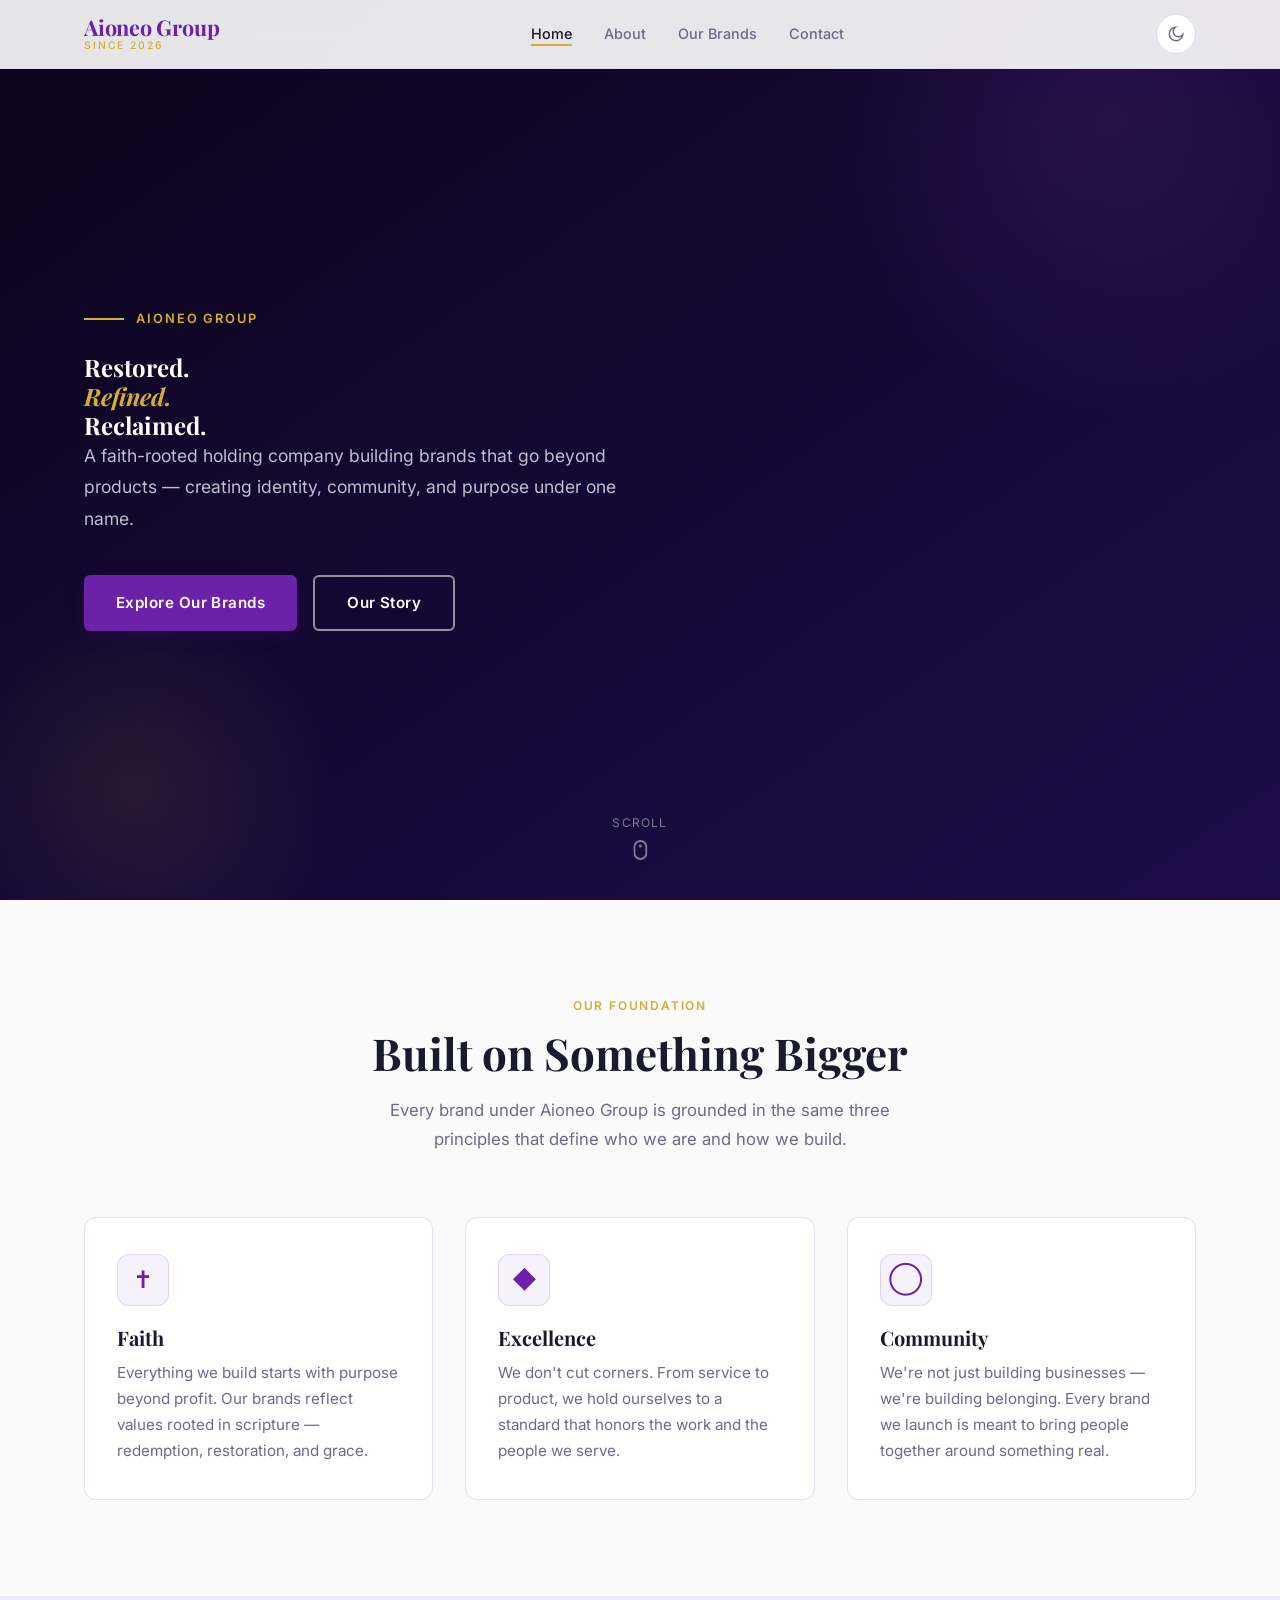
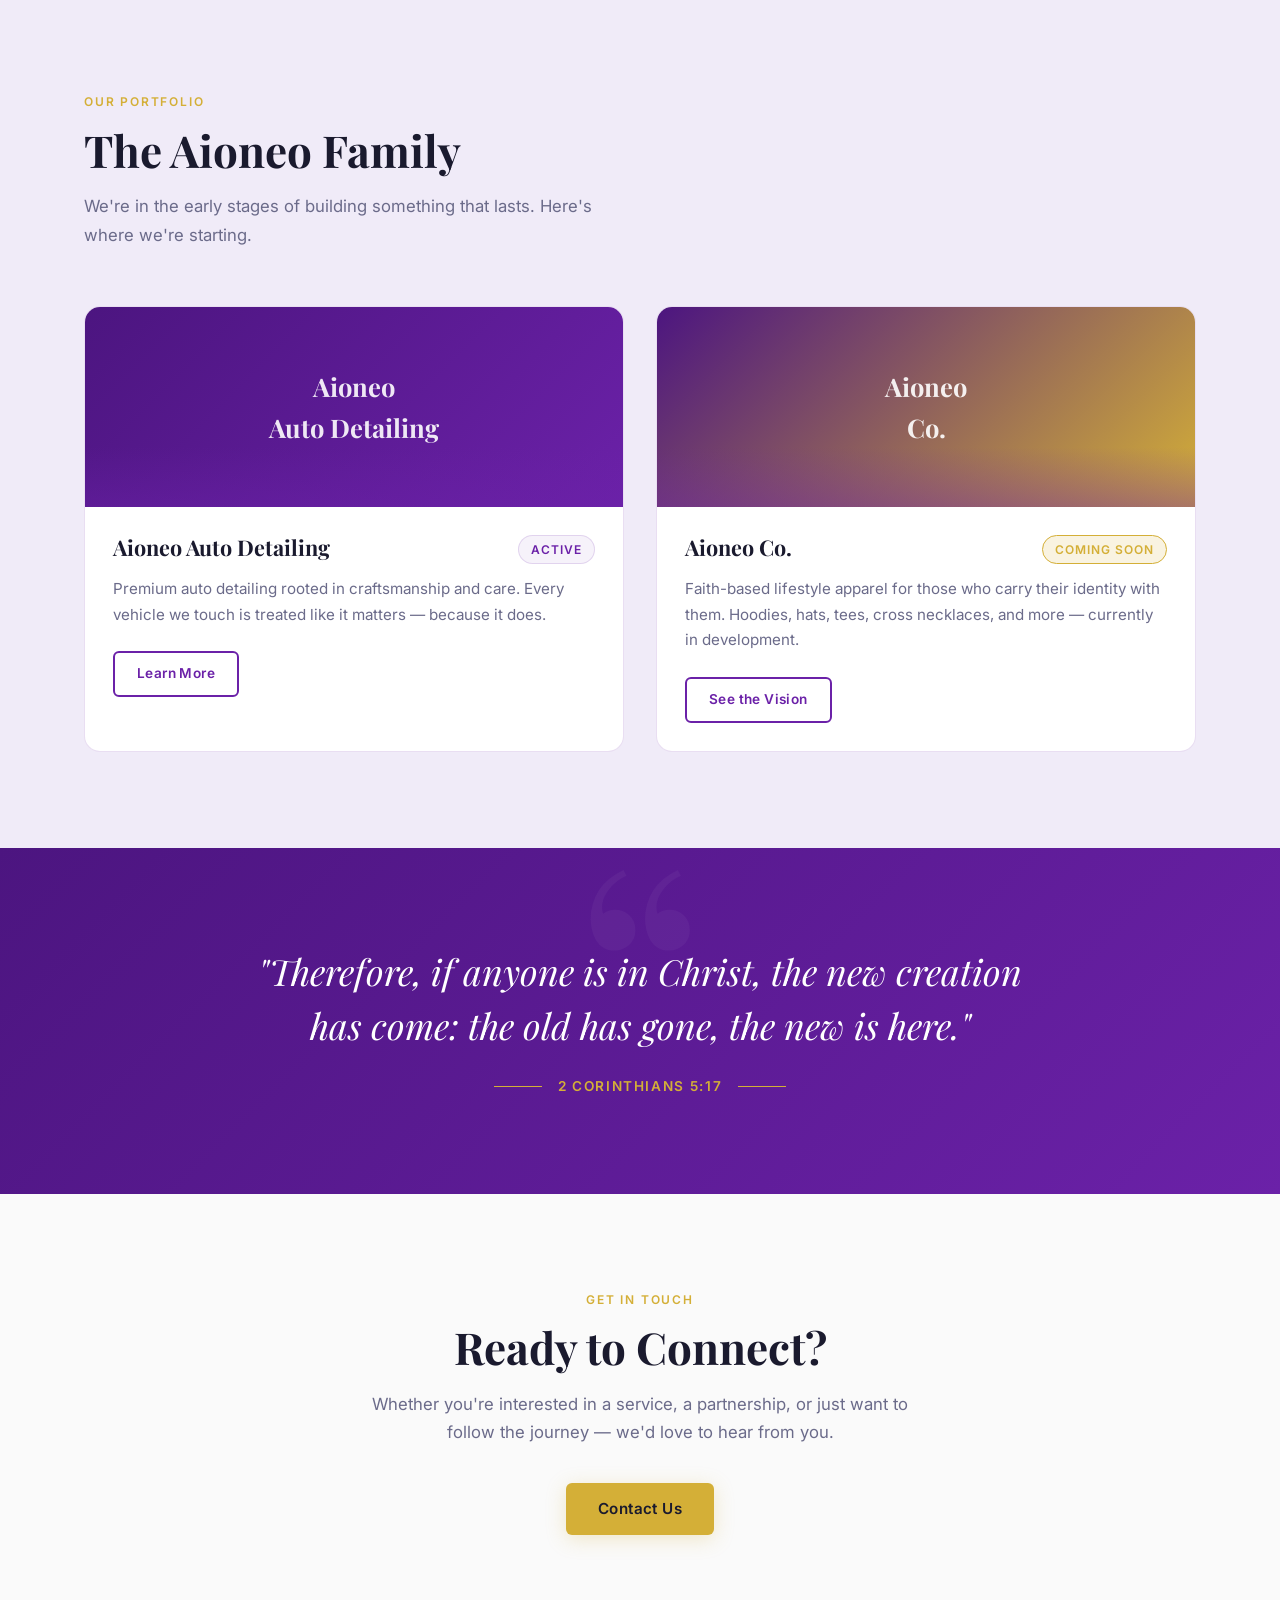
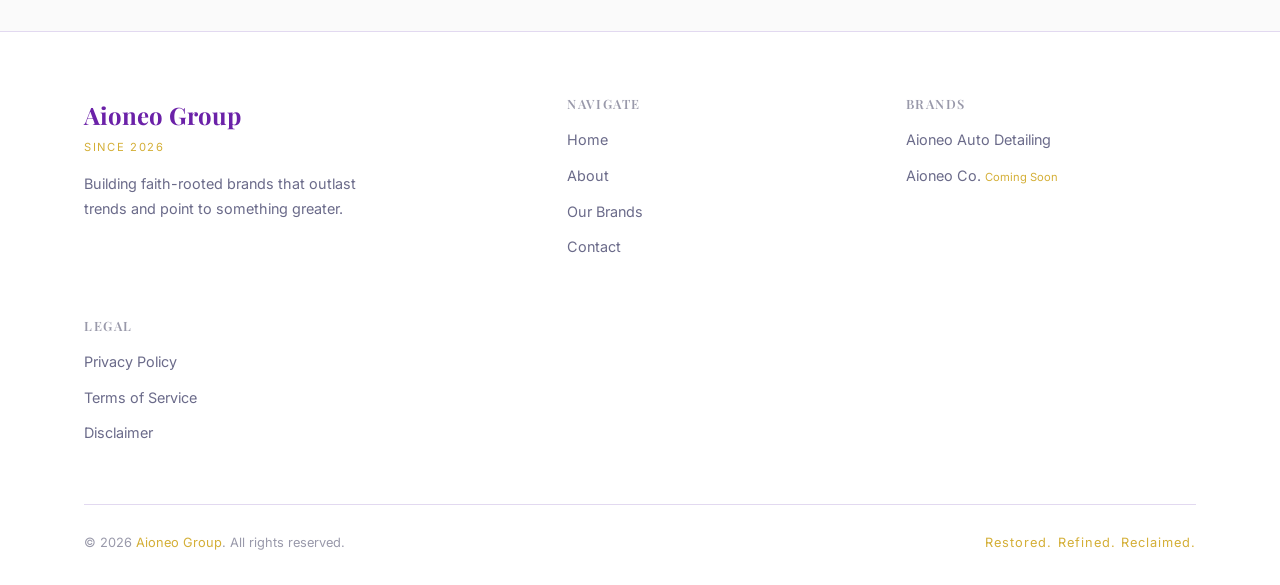
<file: index.html>
<!DOCTYPE html>
<html lang="en">
<head>
  <meta charset="UTF-8" />
  <meta name="viewport" content="width=device-width, initial-scale=1.0" />
  <title>Aioneo Group — Restored. Refined. Reclaimed.</title>
  <meta name="description" content="Aioneo Group is a faith-based holding company building brands rooted in purpose, identity, and excellence." />
  <link rel="stylesheet" href="css/styles.css" />
</head>
<body>

  <!-- Navigation -->
  <nav class="nav">
    <div class="container nav-inner">
      <a href="index.html" class="nav-logo" aria-label="Aioneo Group Home">
        <span class="nav-logo-main">Aioneo Group</span>
        <span class="nav-logo-sub">Since 2026</span>
      </a>
      <ul class="nav-links" id="navLinks">
        <li><a href="index.html">Home</a></li>
        <li><a href="about.html">About</a></li>
        <li><a href="brands.html">Our Brands</a></li>
        <li><a href="contact.html">Contact</a></li>
      </ul>
      <div class="nav-actions">
        <button class="theme-toggle" id="themeToggle" aria-label="Toggle theme">
          <svg class="icon-moon" width="18" height="18" fill="none" viewBox="0 0 24 24" stroke="currentColor" stroke-width="2"><path d="M21 12.79A9 9 0 1111.21 3a7 7 0 109.79 9.79z"/></svg>
          <svg class="icon-sun" width="18" height="18" fill="none" viewBox="0 0 24 24" stroke="currentColor" stroke-width="2"><circle cx="12" cy="12" r="5"/><line x1="12" y1="1" x2="12" y2="3"/><line x1="12" y1="21" x2="12" y2="23"/><line x1="4.22" y1="4.22" x2="5.64" y2="5.64"/><line x1="18.36" y1="18.36" x2="19.78" y2="19.78"/><line x1="1" y1="12" x2="3" y2="12"/><line x1="21" y1="12" x2="23" y2="12"/><line x1="4.22" y1="19.78" x2="5.64" y2="18.36"/><line x1="18.36" y1="5.64" x2="19.78" y2="4.22"/></svg>
        </button>
        <button class="nav-hamburger" id="hamburger" aria-label="Open menu" aria-expanded="false">
          <span></span><span></span><span></span>
        </button>
      </div>
    </div>
  </nav>

  <!-- Hero -->
  <section class="hero">
    <div class="container">
      <div class="hero-content">
        <div class="hero-eyebrow">
          <div class="hero-eyebrow-line"></div>
          <span>Aioneo Group</span>
        </div>
        <h1>Restored.<br /><em>Refined.</em><br />Reclaimed.</h1>
        <p class="hero-sub">
          A faith-rooted holding company building brands that go beyond products —
          creating identity, community, and purpose under one name.
        </p>
        <div class="hero-actions">
          <a href="brands.html" class="btn btn-primary">Explore Our Brands</a>
          <a href="about.html" class="btn btn-outline">Our Story</a>
        </div>
      </div>
    </div>
    <div class="hero-scroll" aria-hidden="true">
      <span>Scroll</span>
      <svg width="14" height="20" viewBox="0 0 14 20" fill="none" stroke="currentColor" stroke-width="2">
        <rect x="1" y="1" width="12" height="18" rx="6"/>
        <circle cx="7" cy="6" r="1.5" fill="currentColor" stroke="none"/>
      </svg>
    </div>
  </section>

  <!-- Mission -->
  <section class="section">
    <div class="container">
      <div style="text-align:center; max-width:600px; margin:0 auto;">
        <span class="section-label" data-reveal>Our Foundation</span>
        <h2 class="section-title" data-reveal>Built on Something Bigger</h2>
        <p class="section-sub" style="margin:0 auto;" data-reveal>
          Every brand under Aioneo Group is grounded in the same three principles
          that define who we are and how we build.
        </p>
      </div>
      <div class="mission-grid">
        <div class="mission-card" data-reveal>
          <div class="mission-icon">✝</div>
          <h3>Faith</h3>
          <p>Everything we build starts with purpose beyond profit. Our brands reflect values rooted in scripture — redemption, restoration, and grace.</p>
        </div>
        <div class="mission-card" data-reveal>
          <div class="mission-icon">◆</div>
          <h3>Excellence</h3>
          <p>We don't cut corners. From service to product, we hold ourselves to a standard that honors the work and the people we serve.</p>
        </div>
        <div class="mission-card" data-reveal>
          <div class="mission-icon">◯</div>
          <h3>Community</h3>
          <p>We're not just building businesses — we're building belonging. Every brand we launch is meant to bring people together around something real.</p>
        </div>
      </div>
    </div>
  </section>

  <!-- Brands Preview -->
  <section class="section section-alt">
    <div class="container">
      <span class="section-label" data-reveal>Our Portfolio</span>
      <h2 class="section-title" data-reveal>The Aioneo Family</h2>
      <p class="section-sub" data-reveal>We're in the early stages of building something that lasts. Here's where we're starting.</p>
      <div class="brands-grid">
        <div class="brand-card" data-reveal>
          <div class="brand-card-image">
            <div class="brand-card-logo">Aioneo<br/>Auto Detailing</div>
          </div>
          <div class="brand-card-body">
            <div class="brand-card-header">
              <h3>Aioneo Auto Detailing</h3>
              <span class="tag tag-purple">Active</span>
            </div>
            <p>Premium auto detailing rooted in craftsmanship and care. Every vehicle we touch is treated like it matters — because it does.</p>
            <a href="brands.html" class="btn btn-outline" style="padding:10px 22px; font-size:0.85rem;">Learn More</a>
          </div>
        </div>
        <div class="brand-card" data-reveal>
          <div class="brand-card-image" style="background: linear-gradient(135deg, #4C1580, #D4AF37);">
            <div class="brand-card-logo">Aioneo<br/>Co.</div>
          </div>
          <div class="brand-card-body">
            <div class="brand-card-header">
              <h3>Aioneo Co.</h3>
              <span class="tag tag-coming-soon">Coming Soon</span>
            </div>
            <p>Faith-based lifestyle apparel for those who carry their identity with them. Hoodies, hats, tees, cross necklaces, and more — currently in development.</p>
            <a href="brands.html" class="btn btn-outline" style="padding:10px 22px; font-size:0.85rem;">See the Vision</a>
          </div>
        </div>
      </div>
    </div>
  </section>

  <!-- Scripture Quote -->
  <section class="quote-section">
    <div class="container">
      <p class="quote-text">"Therefore, if anyone is in Christ, the new creation has come: the old has gone, the new is here."</p>
      <div class="quote-accent">
        <div class="quote-accent-line"></div>
        <span class="quote-ref">2 Corinthians 5:17</span>
        <div class="quote-accent-line"></div>
      </div>
    </div>
  </section>

  <!-- CTA -->
  <section class="section">
    <div class="container" style="text-align:center;">
      <span class="section-label" data-reveal>Get in Touch</span>
      <h2 class="section-title" data-reveal>Ready to Connect?</h2>
      <p class="section-sub" style="margin:0 auto 36px;" data-reveal>Whether you're interested in a service, a partnership, or just want to follow the journey — we'd love to hear from you.</p>
      <div data-reveal><a href="contact.html" class="btn btn-gold">Contact Us</a></div>
    </div>
  </section>

  <!-- Footer -->
  <footer class="footer">
    <div class="container">
      <div class="footer-grid">
        <div>
          <div class="footer-brand-name">Aioneo Group</div>
          <div class="footer-brand-sub">Since 2026</div>
          <p class="footer-tagline">Building faith-rooted brands that outlast trends and point to something greater.</p>
        </div>
        <div class="footer-col">
          <h4>Navigate</h4>
          <ul>
            <li><a href="index.html">Home</a></li>
            <li><a href="about.html">About</a></li>
            <li><a href="brands.html">Our Brands</a></li>
            <li><a href="contact.html">Contact</a></li>
          </ul>
        </div>
        <div class="footer-col">
          <h4>Brands</h4>
          <ul>
            <li><a href="brands.html">Aioneo Auto Detailing</a></li>
            <li><a href="brands.html">Aioneo Co. <span style="font-size:0.7rem;color:var(--accent)">Coming Soon</span></a></li>
          </ul>
        </div>
        <div class="footer-col">
          <h4>Legal</h4>
          <ul>
            <li><a href="privacy.html">Privacy Policy</a></li>
            <li><a href="terms.html">Terms of Service</a></li>
            <li><a href="disclaimer.html">Disclaimer</a></li>
          </ul>
        </div>
      </div>
      <div class="footer-bottom">
        <p>&copy; 2026 <a href="index.html">Aioneo Group</a>. All rights reserved.</p>
        <p style="color:var(--accent); font-size:0.8rem; letter-spacing:0.08em;">Restored. Refined. Reclaimed.</p>
      </div>
    </div>
  </footer>

  <script src="js/main.js"></script>
</body>
</html>
</file>
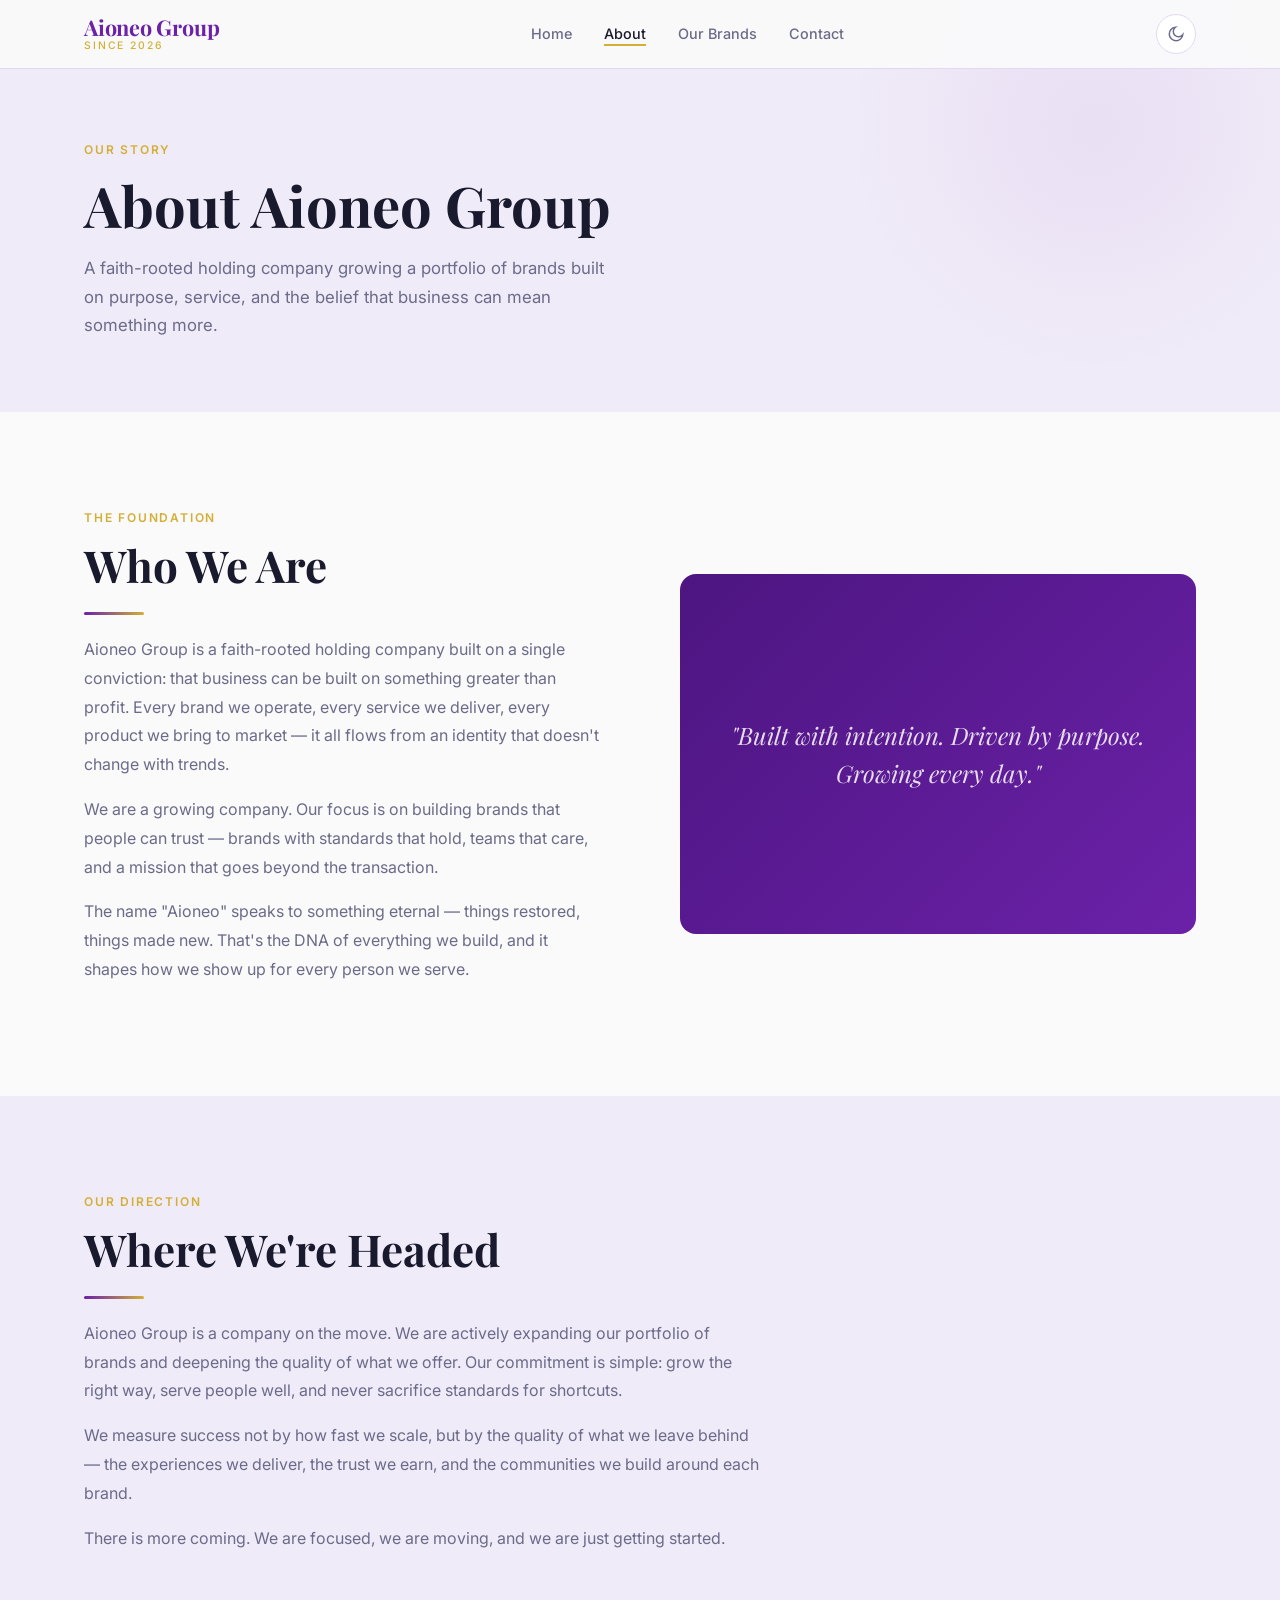
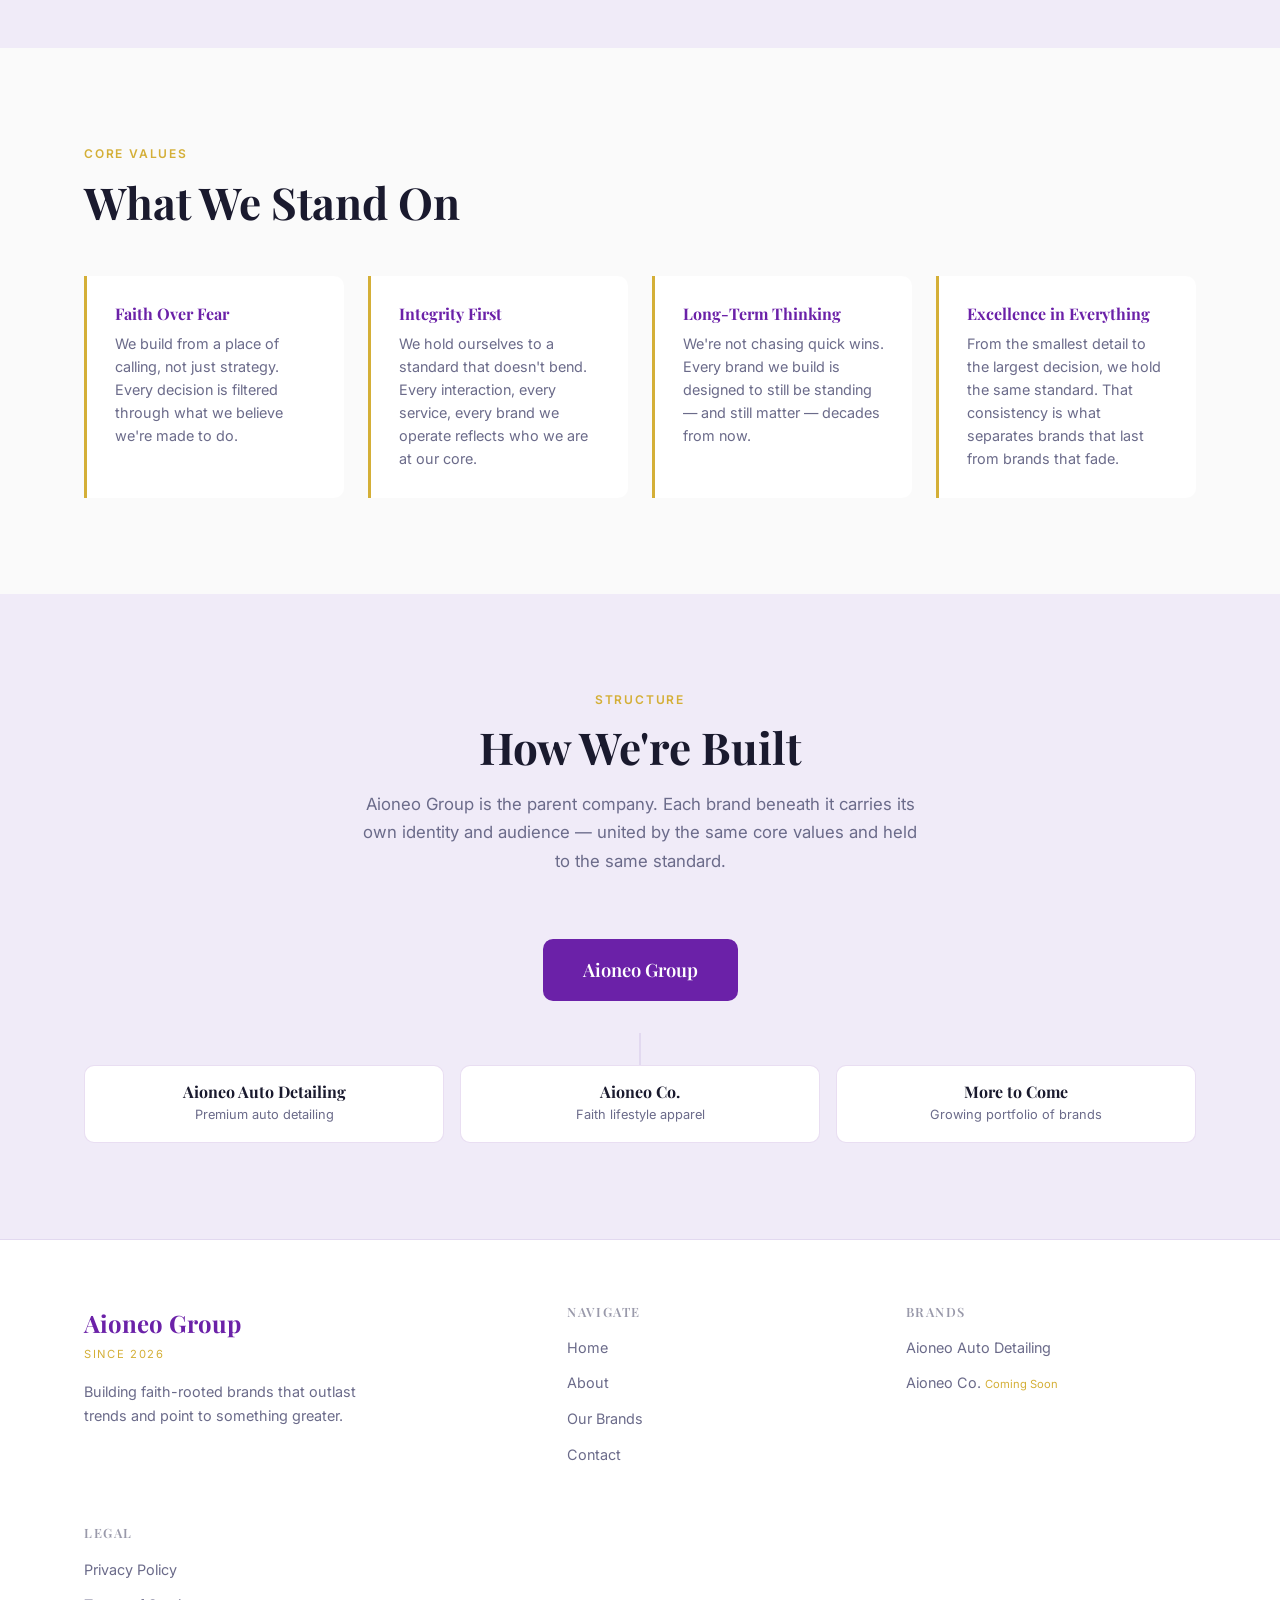
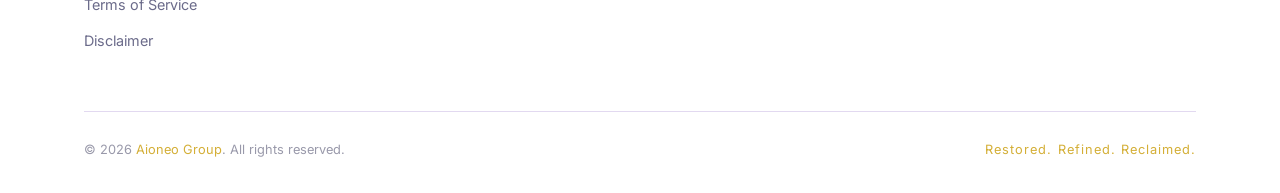
<file: about.html>
<!DOCTYPE html>
<html lang="en">
<head>
  <meta charset="UTF-8" />
  <meta name="viewport" content="width=device-width, initial-scale=1.0" />
  <title>About — Aioneo Group</title>
  <meta name="description" content="Aioneo Group is a faith-rooted holding company growing a portfolio of brands built on purpose, excellence, and service." />
  <link rel="stylesheet" href="css/styles.css" />
</head>
<body>
  <nav class="nav">
    <div class="container nav-inner">
      <a href="index.html" class="nav-logo" aria-label="Aioneo Group Home">
        <span class="nav-logo-main">Aioneo Group</span>
        <span class="nav-logo-sub">Since 2026</span>
      </a>
      <ul class="nav-links" id="navLinks">
        <li><a href="index.html">Home</a></li>
        <li><a href="about.html">About</a></li>
        <li><a href="brands.html">Our Brands</a></li>
        <li><a href="contact.html">Contact</a></li>
      </ul>
      <div class="nav-actions">
        <button class="theme-toggle" id="themeToggle" aria-label="Toggle theme">
          <svg class="icon-moon" width="18" height="18" fill="none" viewBox="0 0 24 24" stroke="currentColor" stroke-width="2"><path d="M21 12.79A9 9 0 1111.21 3a7 7 0 109.79 9.79z"/></svg>
          <svg class="icon-sun" width="18" height="18" fill="none" viewBox="0 0 24 24" stroke="currentColor" stroke-width="2"><circle cx="12" cy="12" r="5"/><line x1="12" y1="1" x2="12" y2="3"/><line x1="12" y1="21" x2="12" y2="23"/><line x1="4.22" y1="4.22" x2="5.64" y2="5.64"/><line x1="18.36" y1="18.36" x2="19.78" y2="19.78"/><line x1="1" y1="12" x2="3" y2="12"/><line x1="21" y1="12" x2="23" y2="12"/><line x1="4.22" y1="19.78" x2="5.64" y2="18.36"/><line x1="18.36" y1="5.64" x2="19.78" y2="4.22"/></svg>
        </button>
        <button class="nav-hamburger" id="hamburger" aria-label="Open menu" aria-expanded="false">
          <span></span><span></span><span></span>
        </button>
      </div>
    </div>
  </nav>

  <section class="page-header">
    <div class="container">
      <span class="section-label" data-reveal>Our Story</span>
      <h1 data-reveal>About Aioneo Group</h1>
      <p data-reveal>A faith-rooted holding company growing a portfolio of brands built on purpose, service, and the belief that business can mean something more.</p>
    </div>
  </section>

  <section class="section">
    <div class="container">
      <div class="about-story">
        <div class="about-story-text" data-reveal>
          <span class="section-label">The Foundation</span>
          <h2 class="section-title">Who We Are</h2>
          <div class="divider"></div>
          <p>Aioneo Group is a faith-rooted holding company built on a single conviction: that business can be built on something greater than profit. Every brand we operate, every service we deliver, every product we bring to market — it all flows from an identity that doesn't change with trends.</p>
          <p>We are a growing company. Our focus is on building brands that people can trust — brands with standards that hold, teams that care, and a mission that goes beyond the transaction.</p>
          <p>The name "Aioneo" speaks to something eternal — things restored, things made new. That's the DNA of everything we build, and it shapes how we show up for every person we serve.</p>
        </div>
        <div class="about-visual" data-reveal>
          <p class="about-visual-text">"Built with intention. Driven by purpose. Growing every day."</p>
        </div>
      </div>
    </div>
  </section>

  <section class="section section-alt">
    <div class="container">
      <div style="max-width:680px;">
        <span class="section-label" data-reveal>Our Direction</span>
        <h2 class="section-title" data-reveal>Where We're Headed</h2>
        <div class="divider"></div>
        <p style="color:var(--text-secondary); line-height:1.8; margin-bottom:16px;" data-reveal>Aioneo Group is a company on the move. We are actively expanding our portfolio of brands and deepening the quality of what we offer. Our commitment is simple: grow the right way, serve people well, and never sacrifice standards for shortcuts.</p>
        <p style="color:var(--text-secondary); line-height:1.8; margin-bottom:16px;" data-reveal>We measure success not by how fast we scale, but by the quality of what we leave behind — the experiences we deliver, the trust we earn, and the communities we build around each brand.</p>
        <p style="color:var(--text-secondary); line-height:1.8;" data-reveal>There is more coming. We are focused, we are moving, and we are just getting started.</p>
      </div>
    </div>
  </section>

  <section class="section">
    <div class="container">
      <span class="section-label" data-reveal>Core Values</span>
      <h2 class="section-title" data-reveal>What We Stand On</h2>
      <div class="values-grid">
        <div class="value-card" data-reveal>
          <h4>Faith Over Fear</h4>
          <p>We build from a place of calling, not just strategy. Every decision is filtered through what we believe we're made to do.</p>
        </div>
        <div class="value-card" data-reveal>
          <h4>Integrity First</h4>
          <p>We hold ourselves to a standard that doesn't bend. Every interaction, every service, every brand we operate reflects who we are at our core.</p>
        </div>
        <div class="value-card" data-reveal>
          <h4>Long-Term Thinking</h4>
          <p>We're not chasing quick wins. Every brand we build is designed to still be standing — and still matter — decades from now.</p>
        </div>
        <div class="value-card" data-reveal>
          <h4>Excellence in Everything</h4>
          <p>From the smallest detail to the largest decision, we hold the same standard. That consistency is what separates brands that last from brands that fade.</p>
        </div>
      </div>
    </div>
  </section>

  <section class="section section-alt">
    <div class="container">
      <div style="text-align:center; margin-bottom:48px;">
        <span class="section-label" data-reveal>Structure</span>
        <h2 class="section-title" data-reveal>How We're Built</h2>
        <p class="section-sub" style="margin:0 auto;" data-reveal>Aioneo Group is the parent company. Each brand beneath it carries its own identity and audience — united by the same core values and held to the same standard.</p>
      </div>
      <div class="structure" data-reveal>
        <div class="structure-parent">
          <div class="structure-box">Aioneo Group</div>
        </div>
        <div class="structure-line"></div>
        <div class="structure-children">
          <div class="structure-child">
            <h4>Aioneo Auto Detailing</h4>
            <p>Premium auto detailing</p>
          </div>
          <div class="structure-child">
            <h4>Aioneo Co.</h4>
            <p>Faith lifestyle apparel</p>
          </div>
          <div class="structure-child">
            <h4>More to Come</h4>
            <p>Growing portfolio of brands</p>
          </div>
        </div>
      </div>
    </div>
  </section>

  <footer class="footer">
    <div class="container">
      <div class="footer-grid">
        <div>
          <div class="footer-brand-name">Aioneo Group</div>
          <div class="footer-brand-sub">Since 2026</div>
          <p class="footer-tagline">Building faith-rooted brands that outlast trends and point to something greater.</p>
        </div>
        <div class="footer-col">
          <h4>Navigate</h4>
          <ul>
            <li><a href="index.html">Home</a></li>
            <li><a href="about.html">About</a></li>
            <li><a href="brands.html">Our Brands</a></li>
            <li><a href="contact.html">Contact</a></li>
          </ul>
        </div>
        <div class="footer-col">
          <h4>Brands</h4>
          <ul>
            <li><a href="brands.html">Aioneo Auto Detailing</a></li>
            <li><a href="brands.html">Aioneo Co. <span style="font-size:0.7rem;color:var(--accent)">Coming Soon</span></a></li>
          </ul>
        </div>
        <div class="footer-col">
          <h4>Legal</h4>
          <ul>
            <li><a href="privacy.html">Privacy Policy</a></li>
            <li><a href="terms.html">Terms of Service</a></li>
            <li><a href="disclaimer.html">Disclaimer</a></li>
          </ul>
        </div>
      </div>
      <div class="footer-bottom">
        <p>&copy; 2026 <a href="index.html">Aioneo Group</a>. All rights reserved.</p>
        <p style="color:var(--accent); font-size:0.8rem; letter-spacing:0.08em;">Restored. Refined. Reclaimed.</p>
      </div>
    </div>
  </footer>
  <script src="js/main.js"></script>
</body>
</html>
</file>
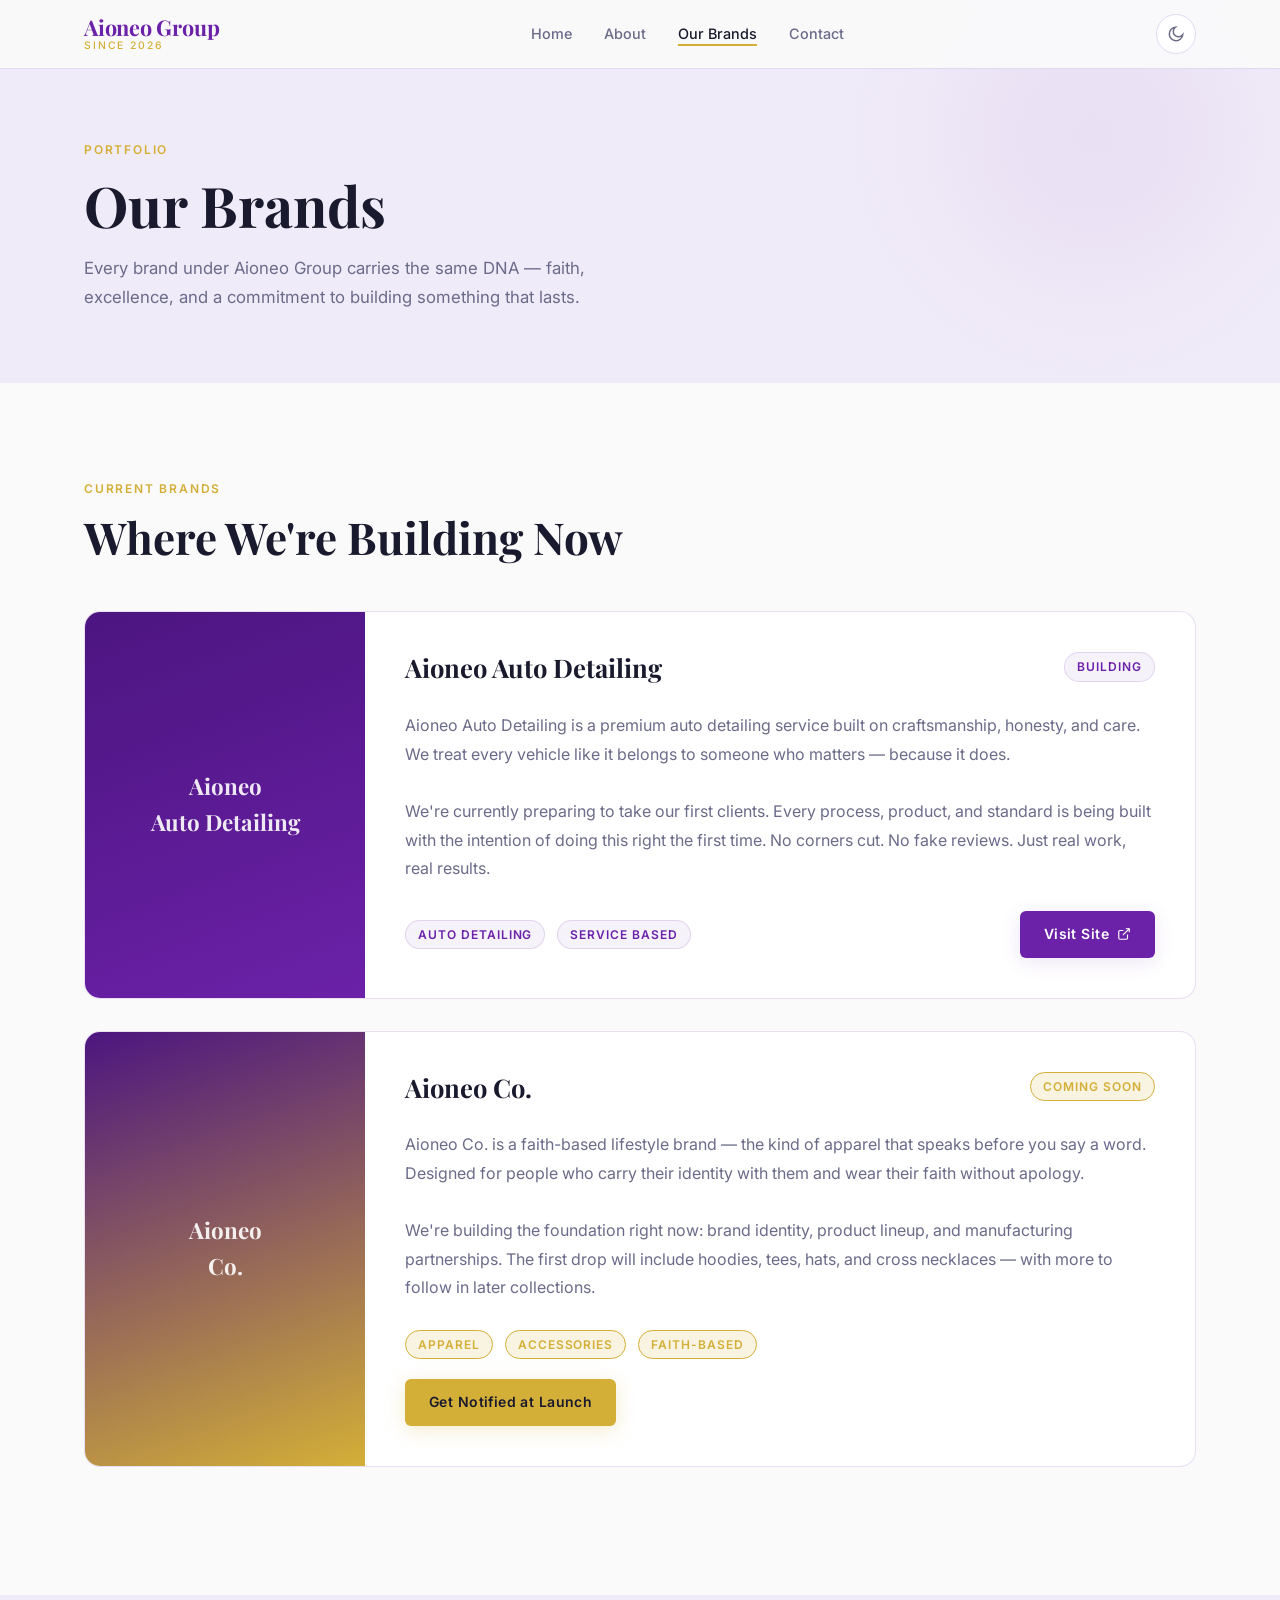
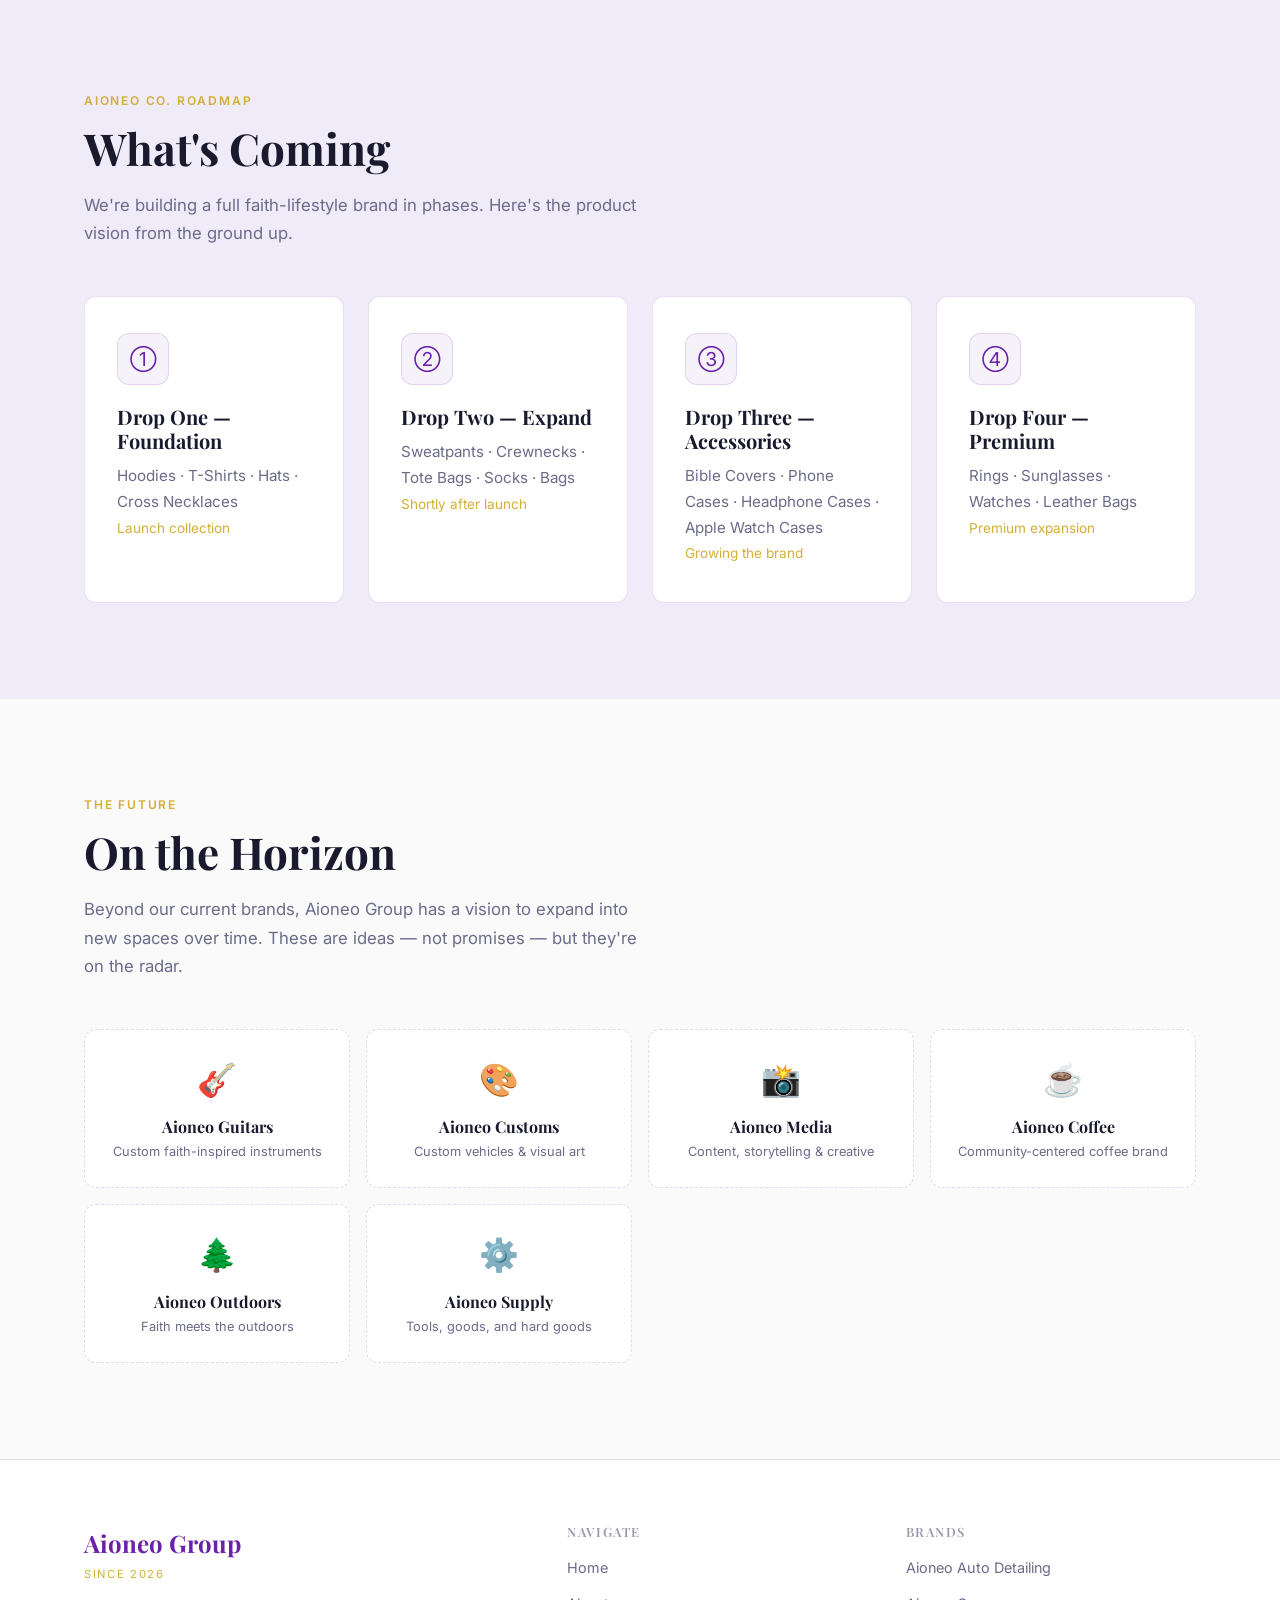
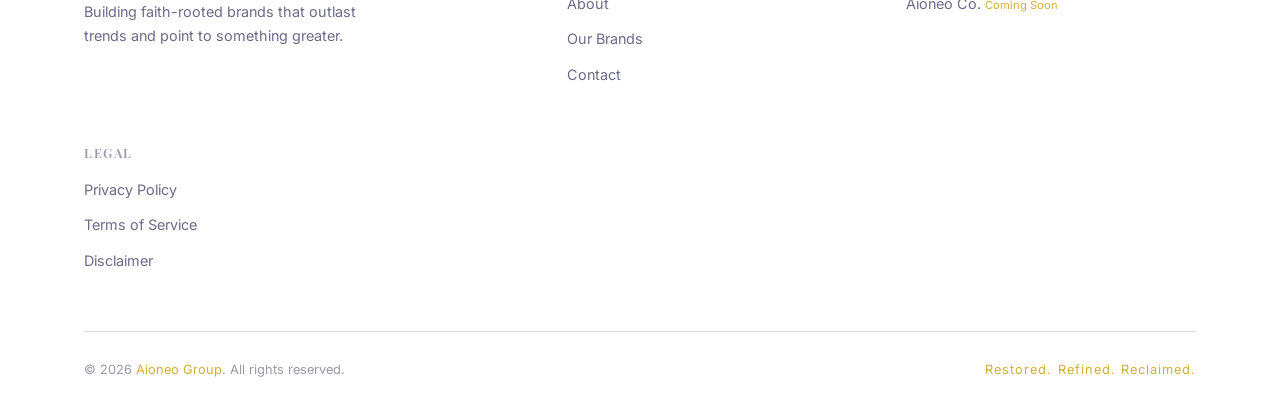
<file: brands.html>
<!DOCTYPE html>
<html lang="en">
<head>
  <meta charset="UTF-8" />
  <meta name="viewport" content="width=device-width, initial-scale=1.0" />
  <title>Our Brands — Aioneo Group</title>
  <meta name="description" content="Explore the brands under Aioneo Group — from premium auto detailing to faith-based lifestyle apparel." />
  <link rel="stylesheet" href="css/styles.css" />
</head>
<body>
  <nav class="nav">
    <div class="container nav-inner">
      <a href="index.html" class="nav-logo" aria-label="Aioneo Group Home">
        <span class="nav-logo-main">Aioneo Group</span>
        <span class="nav-logo-sub">Since 2026</span>
      </a>
      <ul class="nav-links" id="navLinks">
        <li><a href="index.html">Home</a></li>
        <li><a href="about.html">About</a></li>
        <li><a href="brands.html">Our Brands</a></li>
        <li><a href="contact.html">Contact</a></li>
      </ul>
      <div class="nav-actions">
        <button class="theme-toggle" id="themeToggle" aria-label="Toggle theme">
          <svg class="icon-moon" width="18" height="18" fill="none" viewBox="0 0 24 24" stroke="currentColor" stroke-width="2"><path d="M21 12.79A9 9 0 1111.21 3a7 7 0 109.79 9.79z"/></svg>
          <svg class="icon-sun" width="18" height="18" fill="none" viewBox="0 0 24 24" stroke="currentColor" stroke-width="2"><circle cx="12" cy="12" r="5"/><line x1="12" y1="1" x2="12" y2="3"/><line x1="12" y1="21" x2="12" y2="23"/><line x1="4.22" y1="4.22" x2="5.64" y2="5.64"/><line x1="18.36" y1="18.36" x2="19.78" y2="19.78"/><line x1="1" y1="12" x2="3" y2="12"/><line x1="21" y1="12" x2="23" y2="12"/><line x1="4.22" y1="19.78" x2="5.64" y2="18.36"/><line x1="18.36" y1="5.64" x2="19.78" y2="4.22"/></svg>
        </button>
        <button class="nav-hamburger" id="hamburger" aria-label="Open menu" aria-expanded="false">
          <span></span><span></span><span></span>
        </button>
      </div>
    </div>
  </nav>

  <section class="page-header">
    <div class="container">
      <span class="section-label" data-reveal>Portfolio</span>
      <h1 data-reveal>Our Brands</h1>
      <p data-reveal>Every brand under Aioneo Group carries the same DNA — faith, excellence, and a commitment to building something that lasts.</p>
    </div>
  </section>

  <section class="section">
    <div class="container">
      <span class="section-label" data-reveal>Current Brands</span>
      <h2 class="section-title" data-reveal>Where We're Building Now</h2>

      <div class="full-brand-card" data-reveal style="margin-top:48px;">
        <div class="full-brand-card-visual">
          <div class="full-brand-card-visual-text">Aioneo<br/>Auto Detailing</div>
        </div>
        <div class="full-brand-card-body">
          <div style="display:flex; align-items:flex-start; justify-content:space-between; margin-bottom:16px; flex-wrap:wrap; gap:12px;">
            <h3>Aioneo Auto Detailing</h3>
            <span class="tag tag-purple">Building</span>
          </div>
          <p class="brand-desc">Aioneo Auto Detailing is a premium auto detailing service built on craftsmanship, honesty, and care. We treat every vehicle like it belongs to someone who matters — because it does.</p>
          <p class="brand-desc">We're currently preparing to take our first clients. Every process, product, and standard is being built with the intention of doing this right the first time. No corners cut. No fake reviews. Just real work, real results.</p>
          <div style="display:flex; align-items:center; justify-content:space-between; flex-wrap:wrap; gap:16px;">
            <div style="display:flex; gap:12px; flex-wrap:wrap;">
              <span class="tag tag-purple">Auto Detailing</span>
              <span class="tag tag-purple">Service Based</span>
            </div>
            <a href="https://reclaimedgroupceo.github.io/reclaimed-car-detailing/" target="_blank" rel="noopener" class="btn btn-primary" style="font-size:0.875rem; padding:12px 24px;">Visit Site <svg width="14" height="14" fill="none" viewBox="0 0 24 24" stroke="currentColor" stroke-width="2"><path d="M18 13v6a2 2 0 01-2 2H5a2 2 0 01-2-2V8a2 2 0 012-2h6"/><polyline points="15 3 21 3 21 9"/><line x1="10" y1="14" x2="21" y2="3"/></svg></a>
          </div>
        </div>
      </div>

      <div class="full-brand-card" data-reveal>
        <div class="full-brand-card-visual" style="background: linear-gradient(160deg, #4C1580, #D4AF37);">
          <div class="full-brand-card-visual-text">Aioneo<br/>Co.</div>
        </div>
        <div class="full-brand-card-body">
          <div style="display:flex; align-items:flex-start; justify-content:space-between; margin-bottom:16px; flex-wrap:wrap; gap:12px;">
            <h3>Aioneo Co.</h3>
            <span class="tag tag-coming-soon">Coming Soon</span>
          </div>
          <p class="brand-desc">Aioneo Co. is a faith-based lifestyle brand — the kind of apparel that speaks before you say a word. Designed for people who carry their identity with them and wear their faith without apology.</p>
          <p class="brand-desc">We're building the foundation right now: brand identity, product lineup, and manufacturing partnerships. The first drop will include hoodies, tees, hats, and cross necklaces — with more to follow in later collections.</p>
          <div style="display:flex; gap:12px; flex-wrap:wrap; margin-bottom:20px;">
            <span class="tag tag-coming-soon">Apparel</span>
            <span class="tag tag-coming-soon">Accessories</span>
            <span class="tag tag-coming-soon">Faith-Based</span>
          </div>
          <a href="contact.html" class="btn btn-gold" style="font-size:0.875rem; padding:12px 24px;">Get Notified at Launch</a>
        </div>
      </div>
    </div>
  </section>

  <section class="section section-alt">
    <div class="container">
      <span class="section-label" data-reveal>Aioneo Co. Roadmap</span>
      <h2 class="section-title" data-reveal>What's Coming</h2>
      <p class="section-sub" data-reveal>We're building a full faith-lifestyle brand in phases. Here's the product vision from the ground up.</p>
      <div style="display:grid; grid-template-columns:repeat(auto-fit, minmax(260px, 1fr)); gap:24px; margin-top:48px;">
        <div class="mission-card" data-reveal>
          <div class="mission-icon" style="font-size:1.2rem;">①</div>
          <h3>Drop One — Foundation</h3>
          <p>Hoodies · T-Shirts · Hats · Cross Necklaces<br/><span style="color:var(--accent); font-size:0.85rem;">Launch collection</span></p>
        </div>
        <div class="mission-card" data-reveal>
          <div class="mission-icon" style="font-size:1.2rem;">②</div>
          <h3>Drop Two — Expand</h3>
          <p>Sweatpants · Crewnecks · Tote Bags · Socks · Bags<br/><span style="color:var(--accent); font-size:0.85rem;">Shortly after launch</span></p>
        </div>
        <div class="mission-card" data-reveal>
          <div class="mission-icon" style="font-size:1.2rem;">③</div>
          <h3>Drop Three — Accessories</h3>
          <p>Bible Covers · Phone Cases · Headphone Cases · Apple Watch Cases<br/><span style="color:var(--accent); font-size:0.85rem;">Growing the brand</span></p>
        </div>
        <div class="mission-card" data-reveal>
          <div class="mission-icon" style="font-size:1.2rem;">④</div>
          <h3>Drop Four — Premium</h3>
          <p>Rings · Sunglasses · Watches · Leather Bags<br/><span style="color:var(--accent); font-size:0.85rem;">Premium expansion</span></p>
        </div>
      </div>
    </div>
  </section>

  <section class="section">
    <div class="container">
      <span class="section-label" data-reveal>The Future</span>
      <h2 class="section-title" data-reveal>On the Horizon</h2>
      <p class="section-sub" data-reveal>Beyond our current brands, Aioneo Group has a vision to expand into new spaces over time. These are ideas — not promises — but they're on the radar.</p>
      <div class="horizon-grid" style="margin-top:48px;">
        <div class="horizon-card" data-reveal><div class="horizon-icon">🎸</div><h4>Aioneo Guitars</h4><p>Custom faith-inspired instruments</p></div>
        <div class="horizon-card" data-reveal><div class="horizon-icon">🎨</div><h4>Aioneo Customs</h4><p>Custom vehicles &amp; visual art</p></div>
        <div class="horizon-card" data-reveal><div class="horizon-icon">📸</div><h4>Aioneo Media</h4><p>Content, storytelling &amp; creative</p></div>
        <div class="horizon-card" data-reveal><div class="horizon-icon">☕</div><h4>Aioneo Coffee</h4><p>Community-centered coffee brand</p></div>
        <div class="horizon-card" data-reveal><div class="horizon-icon">🌲</div><h4>Aioneo Outdoors</h4><p>Faith meets the outdoors</p></div>
        <div class="horizon-card" data-reveal><div class="horizon-icon">⚙️</div><h4>Aioneo Supply</h4><p>Tools, goods, and hard goods</p></div>
      </div>
    </div>
  </section>

  <footer class="footer">
    <div class="container">
      <div class="footer-grid">
        <div>
          <div class="footer-brand-name">Aioneo Group</div>
          <div class="footer-brand-sub">Since 2026</div>
          <p class="footer-tagline">Building faith-rooted brands that outlast trends and point to something greater.</p>
        </div>
        <div class="footer-col">
          <h4>Navigate</h4>
          <ul>
            <li><a href="index.html">Home</a></li>
            <li><a href="about.html">About</a></li>
            <li><a href="brands.html">Our Brands</a></li>
            <li><a href="contact.html">Contact</a></li>
          </ul>
        </div>
        <div class="footer-col">
          <h4>Brands</h4>
          <ul>
            <li><a href="brands.html">Aioneo Auto Detailing</a></li>
            <li><a href="brands.html">Aioneo Co. <span style="font-size:0.7rem;color:var(--accent)">Coming Soon</span></a></li>
          </ul>
        </div>
        <div class="footer-col">
          <h4>Legal</h4>
          <ul>
            <li><a href="privacy.html">Privacy Policy</a></li>
            <li><a href="terms.html">Terms of Service</a></li>
            <li><a href="disclaimer.html">Disclaimer</a></li>
          </ul>
        </div>
      </div>
      <div class="footer-bottom">
        <p>&copy; 2026 <a href="index.html">Aioneo Group</a>. All rights reserved.</p>
        <p style="color:var(--accent); font-size:0.8rem; letter-spacing:0.08em;">Restored. Refined. Reclaimed.</p>
      </div>
    </div>
  </footer>
  <script src="js/main.js"></script>
</body>
</html>
</file>
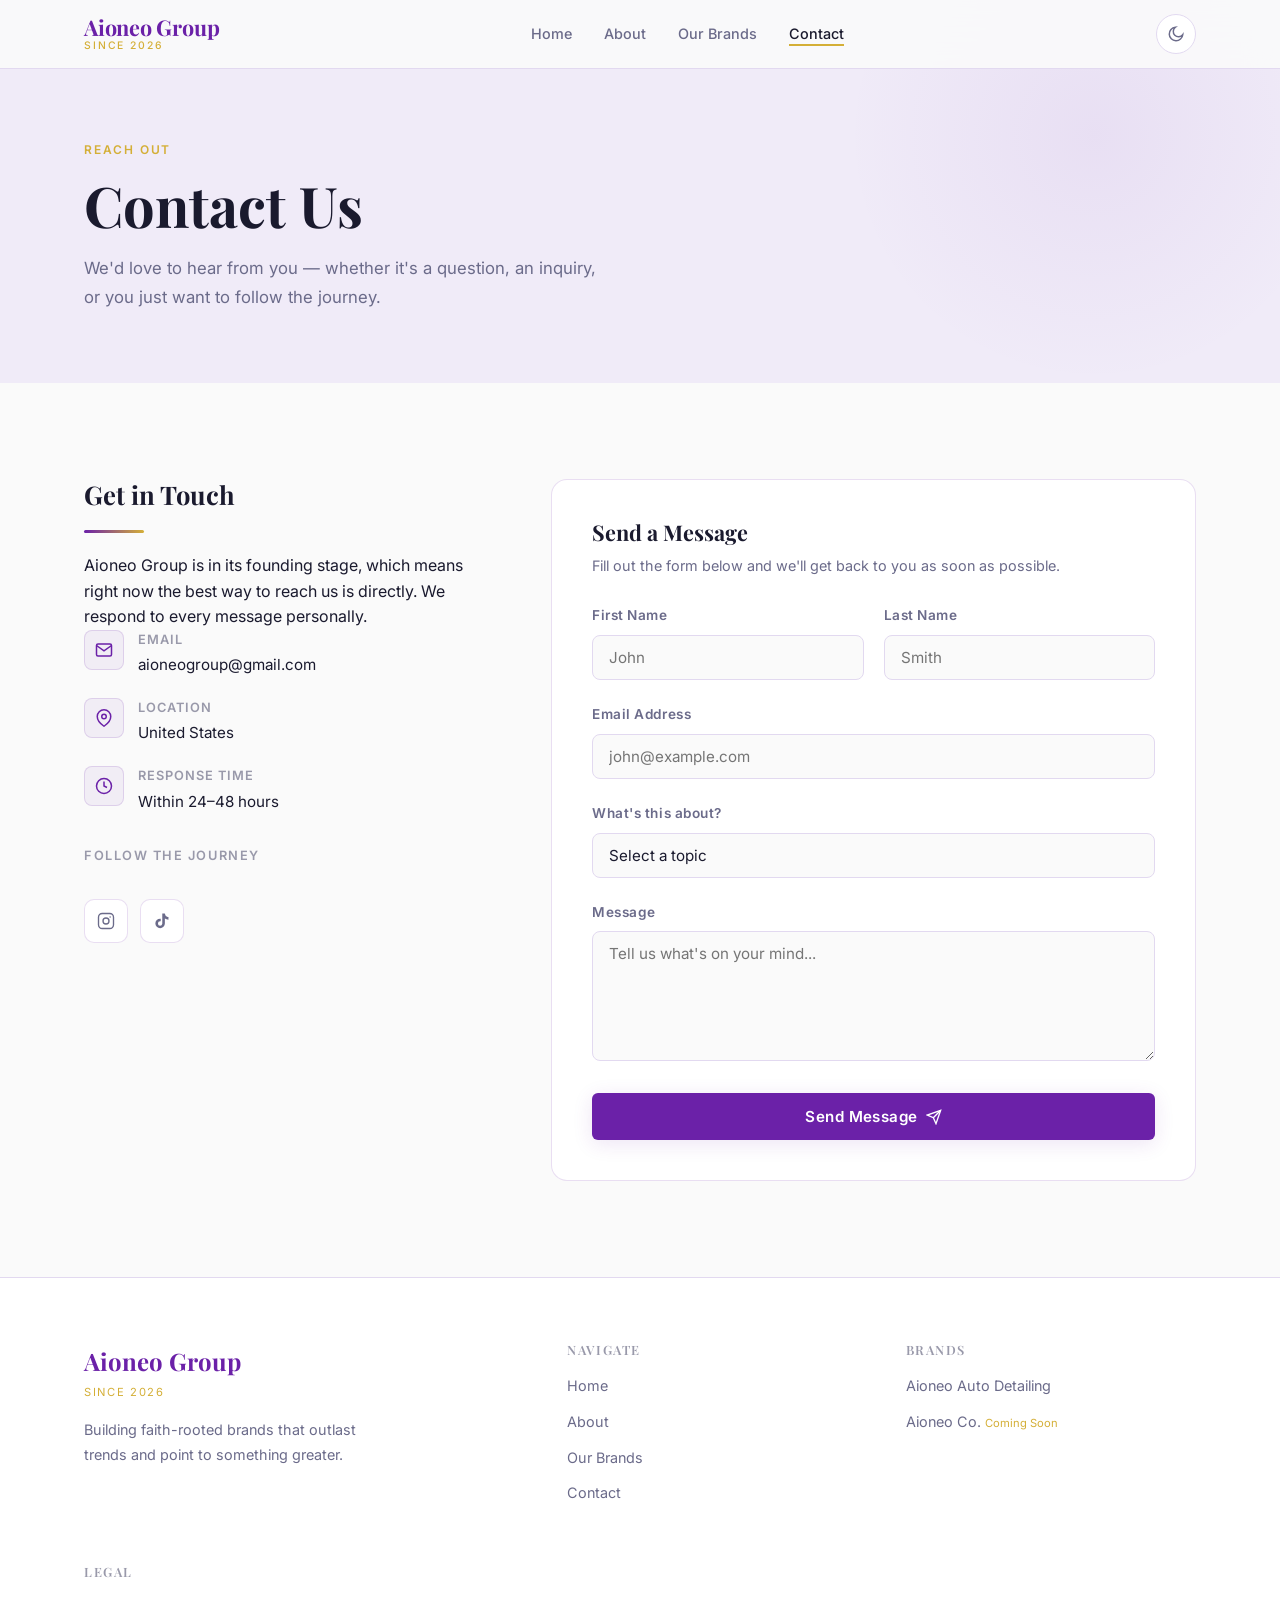
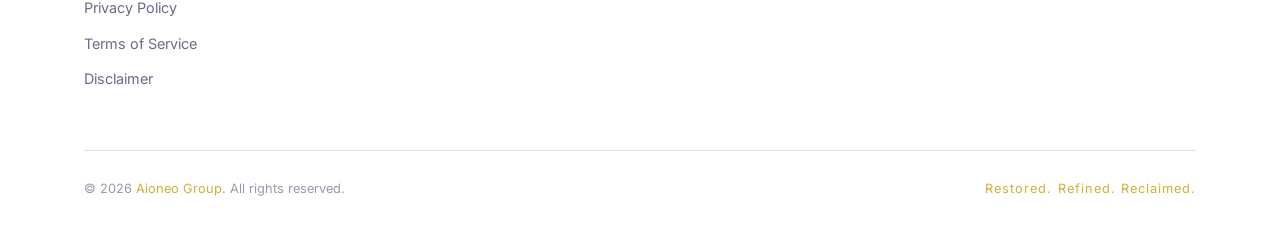
<file: contact.html>
<!DOCTYPE html>
<html lang="en">
<head>
  <meta charset="UTF-8" />
  <meta name="viewport" content="width=device-width, initial-scale=1.0" />
  <title>Contact — Aioneo Group</title>
  <meta name="description" content="Get in touch with Aioneo Group — for detailing inquiries, brand partnerships, or general questions." />
  <link rel="stylesheet" href="css/styles.css" />
</head>
<body>
  <nav class="nav">
    <div class="container nav-inner">
      <a href="index.html" class="nav-logo" aria-label="Aioneo Group Home">
        <span class="nav-logo-main">Aioneo Group</span>
        <span class="nav-logo-sub">Since 2026</span>
      </a>
      <ul class="nav-links" id="navLinks">
        <li><a href="index.html">Home</a></li>
        <li><a href="about.html">About</a></li>
        <li><a href="brands.html">Our Brands</a></li>
        <li><a href="contact.html">Contact</a></li>
      </ul>
      <div class="nav-actions">
        <button class="theme-toggle" id="themeToggle" aria-label="Toggle theme">
          <svg class="icon-moon" width="18" height="18" fill="none" viewBox="0 0 24 24" stroke="currentColor" stroke-width="2"><path d="M21 12.79A9 9 0 1111.21 3a7 7 0 109.79 9.79z"/></svg>
          <svg class="icon-sun" width="18" height="18" fill="none" viewBox="0 0 24 24" stroke="currentColor" stroke-width="2"><circle cx="12" cy="12" r="5"/><line x1="12" y1="1" x2="12" y2="3"/><line x1="12" y1="21" x2="12" y2="23"/><line x1="4.22" y1="4.22" x2="5.64" y2="5.64"/><line x1="18.36" y1="18.36" x2="19.78" y2="19.78"/><line x1="1" y1="12" x2="3" y2="12"/><line x1="21" y1="12" x2="23" y2="12"/><line x1="4.22" y1="19.78" x2="5.64" y2="18.36"/><line x1="18.36" y1="5.64" x2="19.78" y2="4.22"/></svg>
        </button>
        <button class="nav-hamburger" id="hamburger" aria-label="Open menu" aria-expanded="false">
          <span></span><span></span><span></span>
        </button>
      </div>
    </div>
  </nav>

  <section class="page-header">
    <div class="container">
      <span class="section-label" data-reveal>Reach Out</span>
      <h1 data-reveal>Contact Us</h1>
      <p data-reveal>We'd love to hear from you — whether it's a question, an inquiry, or you just want to follow the journey.</p>
    </div>
  </section>

  <section class="section">
    <div class="container">
      <div class="contact-grid">
        <div data-reveal>
          <h3 class="section-title" style="font-size:1.6rem;">Get in Touch</h3>
          <div class="divider"></div>
          <p>Aioneo Group is in its founding stage, which means right now the best way to reach us is directly. We respond to every message personally.</p>
          <div class="contact-detail">
            <div class="contact-detail-icon">
              <svg width="18" height="18" fill="none" viewBox="0 0 24 24" stroke="currentColor" stroke-width="2"><path d="M4 4h16c1.1 0 2 .9 2 2v12c0 1.1-.9 2-2 2H4c-1.1 0-2-.9-2-2V6c0-1.1.9-2 2-2z"/><polyline points="22,6 12,13 2,6"/></svg>
            </div>
            <div class="contact-detail-text">
              <strong>Email</strong>
              <span>aioneogroup@gmail.com</span>
            </div>
          </div>
          <div class="contact-detail">
            <div class="contact-detail-icon">
              <svg width="18" height="18" fill="none" viewBox="0 0 24 24" stroke="currentColor" stroke-width="2"><path d="M21 10c0 7-9 13-9 13s-9-6-9-13a9 9 0 0 1 18 0z"/><circle cx="12" cy="10" r="3"/></svg>
            </div>
            <div class="contact-detail-text">
              <strong>Location</strong>
              <span>United States</span>
            </div>
          </div>
          <div class="contact-detail">
            <div class="contact-detail-icon">
              <svg width="18" height="18" fill="none" viewBox="0 0 24 24" stroke="currentColor" stroke-width="2"><circle cx="12" cy="12" r="10"/><polyline points="12 6 12 12 16 14"/></svg>
            </div>
            <div class="contact-detail-text">
              <strong>Response Time</strong>
              <span>Within 24–48 hours</span>
            </div>
          </div>
          <div style="margin-top:32px;">
            <p style="font-size:0.8rem; font-weight:600; letter-spacing:0.12em; text-transform:uppercase; color:var(--text-muted); margin-bottom:12px;">Follow the Journey</p>
            <div class="social-links">
              <a href="#" class="social-link" aria-label="Instagram">
                <svg width="18" height="18" fill="none" viewBox="0 0 24 24" stroke="currentColor" stroke-width="1.8"><rect x="2" y="2" width="20" height="20" rx="5" ry="5"/><circle cx="12" cy="12" r="4"/><circle cx="17.5" cy="6.5" r="1" fill="currentColor" stroke="none"/></svg>
              </a>
              <a href="#" class="social-link" aria-label="TikTok">
                <svg width="18" height="18" viewBox="0 0 24 24" fill="currentColor"><path d="M19.59 6.69a4.83 4.83 0 01-3.77-4.25V2h-3.45v13.67a2.89 2.89 0 01-2.88 2.5 2.89 2.89 0 01-2.89-2.89 2.89 2.89 0 012.89-2.89c.28 0 .54.04.79.1V9.01a6.32 6.32 0 00-.79-.05 6.34 6.34 0 00-6.34 6.34 6.34 6.34 0 006.34 6.34 6.34 6.34 0 006.33-6.34V8.69a8.18 8.18 0 004.78 1.52V6.74a4.85 4.85 0 01-1.01-.05z"/></svg>
              </a>
            </div>
          </div>
        </div>

        <div class="contact-form" data-reveal>
          <h3 style="font-family:'Playfair Display',serif; font-size:1.35rem; margin-bottom:8px;">Send a Message</h3>
          <p style="font-size:0.9rem; color:var(--text-secondary); margin-bottom:28px;">Fill out the form below and we'll get back to you as soon as possible.</p>
          <form action="https://formspree.io/f/YOUR_FORM_ID" method="POST" id="contactForm">
            <div class="form-row">
              <div class="form-group">
                <label for="firstName">First Name</label>
                <input type="text" id="firstName" name="firstName" placeholder="John" required />
              </div>
              <div class="form-group">
                <label for="lastName">Last Name</label>
                <input type="text" id="lastName" name="lastName" placeholder="Smith" required />
              </div>
            </div>
            <div class="form-group">
              <label for="email">Email Address</label>
              <input type="email" id="email" name="email" placeholder="john@example.com" required />
            </div>
            <div class="form-group">
              <label for="subject">What's this about?</label>
              <select id="subject" name="subject" required>
                <option value="" disabled selected>Select a topic</option>
                <option value="general">General Inquiry</option>
                <option value="detailing">Aioneo Auto Detailing — Service Inquiry</option>
                <option value="co-notify">Aioneo Co. — Notify Me at Launch</option>
                <option value="partnership">Brand Partnership</option>
                <option value="media">Media / Press</option>
                <option value="other">Something Else</option>
              </select>
            </div>
            <div class="form-group">
              <label for="message">Message</label>
              <textarea id="message" name="message" placeholder="Tell us what's on your mind..." required></textarea>
            </div>
            <button type="submit" class="btn btn-primary" style="width:100%; justify-content:center;">Send Message <svg width="16" height="16" fill="none" viewBox="0 0 24 24" stroke="currentColor" stroke-width="2"><line x1="22" y1="2" x2="11" y2="13"/><polygon points="22 2 15 22 11 13 2 9 22 2"/></svg></button>
          </form>
          <p id="formSuccess" style="display:none; margin-top:20px; padding:16px; background:var(--hero-overlay); border:1px solid var(--card-border); border-radius:8px; font-size:0.9rem; color:var(--primary); text-align:center;">Message sent! We'll be in touch within 24–48 hours.</p>
        </div>
      </div>
    </div>
  </section>

  <footer class="footer">
    <div class="container">
      <div class="footer-grid">
        <div>
          <div class="footer-brand-name">Aioneo Group</div>
          <div class="footer-brand-sub">Since 2026</div>
          <p class="footer-tagline">Building faith-rooted brands that outlast trends and point to something greater.</p>
        </div>
        <div class="footer-col">
          <h4>Navigate</h4>
          <ul>
            <li><a href="index.html">Home</a></li>
            <li><a href="about.html">About</a></li>
            <li><a href="brands.html">Our Brands</a></li>
            <li><a href="contact.html">Contact</a></li>
          </ul>
        </div>
        <div class="footer-col">
          <h4>Brands</h4>
          <ul>
            <li><a href="brands.html">Aioneo Auto Detailing</a></li>
            <li><a href="brands.html">Aioneo Co. <span style="font-size:0.7rem;color:var(--accent)">Coming Soon</span></a></li>
          </ul>
        </div>
        <div class="footer-col">
          <h4>Legal</h4>
          <ul>
            <li><a href="privacy.html">Privacy Policy</a></li>
            <li><a href="terms.html">Terms of Service</a></li>
            <li><a href="disclaimer.html">Disclaimer</a></li>
          </ul>
        </div>
      </div>
      <div class="footer-bottom">
        <p>&copy; 2026 <a href="index.html">Aioneo Group</a>. All rights reserved.</p>
        <p style="color:var(--accent); font-size:0.8rem; letter-spacing:0.08em;">Restored. Refined. Reclaimed.</p>
      </div>
    </div>
  </footer>
  <script src="js/main.js"></script>
  <script>
    const form = document.getElementById('contactForm');
    const success = document.getElementById('formSuccess');
    if (form) {
      form.addEventListener('submit', async (e) => {
        e.preventDefault();
        const data = new FormData(form);
        try {
          const res = await fetch(form.action, { method: 'POST', body: data, headers: { Accept: 'application/json' } });
          if (res.ok) { form.reset(); success.style.display = 'block'; }
        } catch (_) {
          window.location.href = `mailto:aioneogroup@gmail.com?subject=${encodeURIComponent(data.get('subject') || 'Contact Form')}`;
        }
      });
    }
  </script>
</body>
</html>
</file>
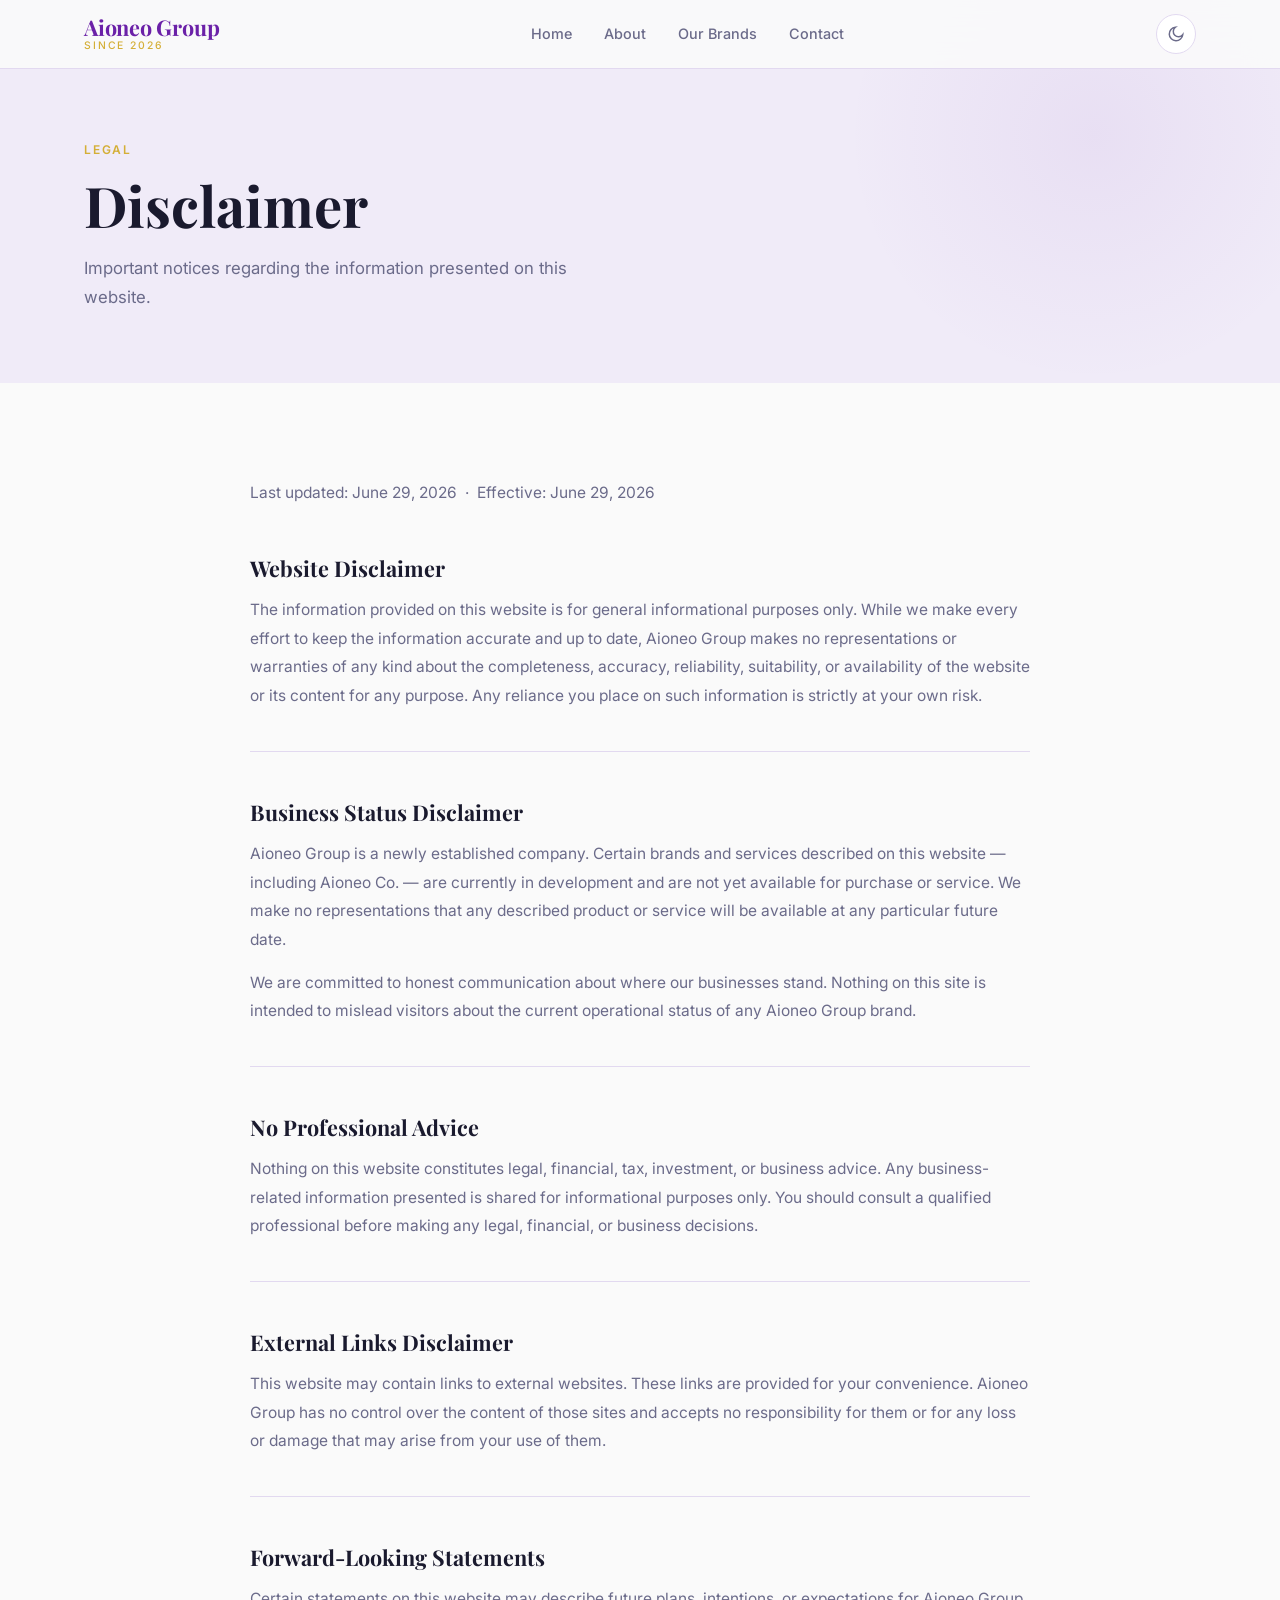
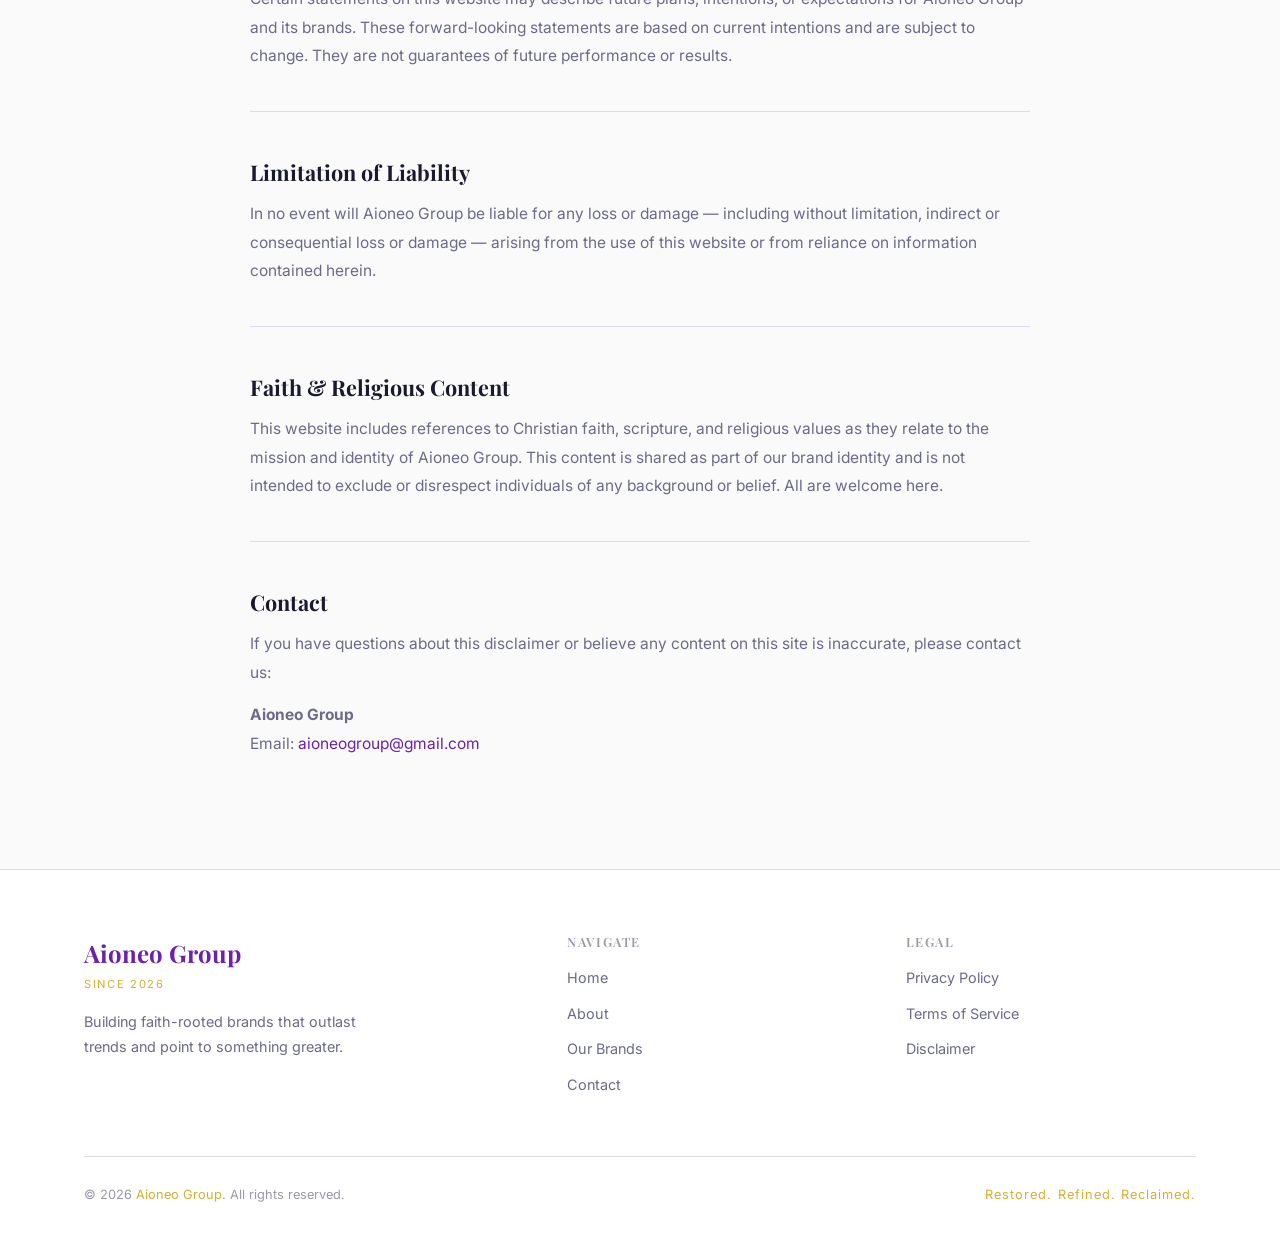
<file: disclaimer.html>
<!DOCTYPE html>
<html lang="en">
<head>
  <meta charset="UTF-8" />
  <meta name="viewport" content="width=device-width, initial-scale=1.0" />
  <title>Disclaimer — Aioneo Group</title>
  <meta name="description" content="Disclaimer for Aioneo Group's website." />
  <link rel="stylesheet" href="css/styles.css" />
  <style>
    .legal-body { max-width: 780px; margin: 0 auto; }
    .legal-body h2 { font-size: 1.35rem; margin: 48px 0 14px; color: var(--text); }
    .legal-body p, .legal-body li { font-size: 0.97rem; color: var(--text-secondary); line-height: 1.85; margin-bottom: 14px; }
    .legal-body ul { padding-left: 20px; margin-bottom: 14px; }
    .legal-body li { margin-bottom: 6px; }
    .legal-meta { font-size: 0.82rem; color: var(--text-muted); margin-bottom: 40px; }
    hr.legal-divider { border: none; border-top: 1px solid var(--border); margin: 40px 0; }
  </style>
</head>
<body>
  <nav class="nav">
    <div class="container nav-inner">
      <a href="index.html" class="nav-logo" aria-label="Aioneo Group Home">
        <span class="nav-logo-main">Aioneo Group</span>
        <span class="nav-logo-sub">Since 2026</span>
      </a>
      <ul class="nav-links" id="navLinks">
        <li><a href="index.html">Home</a></li>
        <li><a href="about.html">About</a></li>
        <li><a href="brands.html">Our Brands</a></li>
        <li><a href="contact.html">Contact</a></li>
      </ul>
      <div class="nav-actions">
        <button class="theme-toggle" id="themeToggle" aria-label="Toggle theme">
          <svg class="icon-moon" width="18" height="18" fill="none" viewBox="0 0 24 24" stroke="currentColor" stroke-width="2"><path d="M21 12.79A9 9 0 1111.21 3a7 7 0 109.79 9.79z"/></svg>
          <svg class="icon-sun" width="18" height="18" fill="none" viewBox="0 0 24 24" stroke="currentColor" stroke-width="2"><circle cx="12" cy="12" r="5"/><line x1="12" y1="1" x2="12" y2="3"/><line x1="12" y1="21" x2="12" y2="23"/><line x1="4.22" y1="4.22" x2="5.64" y2="5.64"/><line x1="18.36" y1="18.36" x2="19.78" y2="19.78"/><line x1="1" y1="12" x2="3" y2="12"/><line x1="21" y1="12" x2="23" y2="12"/><line x1="4.22" y1="19.78" x2="5.64" y2="18.36"/><line x1="18.36" y1="5.64" x2="19.78" y2="4.22"/></svg>
        </button>
        <button class="nav-hamburger" id="hamburger" aria-label="Open menu" aria-expanded="false">
          <span></span><span></span><span></span>
        </button>
      </div>
    </div>
  </nav>

  <section class="page-header">
    <div class="container">
      <span class="section-label">Legal</span>
      <h1>Disclaimer</h1>
      <p>Important notices regarding the information presented on this website.</p>
    </div>
  </section>

  <section class="section">
    <div class="container">
      <div class="legal-body">
        <p class="legal-meta">Last updated: June 29, 2026 &nbsp;·&nbsp; Effective: June 29, 2026</p>

        <h2>Website Disclaimer</h2>
        <p>The information provided on this website is for general informational purposes only. While we make every effort to keep the information accurate and up to date, Aioneo Group makes no representations or warranties of any kind about the completeness, accuracy, reliability, suitability, or availability of the website or its content for any purpose. Any reliance you place on such information is strictly at your own risk.</p>

        <hr class="legal-divider" />

        <h2>Business Status Disclaimer</h2>
        <p>Aioneo Group is a newly established company. Certain brands and services described on this website — including Aioneo Co. — are currently in development and are not yet available for purchase or service. We make no representations that any described product or service will be available at any particular future date.</p>
        <p>We are committed to honest communication about where our businesses stand. Nothing on this site is intended to mislead visitors about the current operational status of any Aioneo Group brand.</p>

        <hr class="legal-divider" />

        <h2>No Professional Advice</h2>
        <p>Nothing on this website constitutes legal, financial, tax, investment, or business advice. Any business-related information presented is shared for informational purposes only. You should consult a qualified professional before making any legal, financial, or business decisions.</p>

        <hr class="legal-divider" />

        <h2>External Links Disclaimer</h2>
        <p>This website may contain links to external websites. These links are provided for your convenience. Aioneo Group has no control over the content of those sites and accepts no responsibility for them or for any loss or damage that may arise from your use of them.</p>

        <hr class="legal-divider" />

        <h2>Forward-Looking Statements</h2>
        <p>Certain statements on this website may describe future plans, intentions, or expectations for Aioneo Group and its brands. These forward-looking statements are based on current intentions and are subject to change. They are not guarantees of future performance or results.</p>

        <hr class="legal-divider" />

        <h2>Limitation of Liability</h2>
        <p>In no event will Aioneo Group be liable for any loss or damage — including without limitation, indirect or consequential loss or damage — arising from the use of this website or from reliance on information contained herein.</p>

        <hr class="legal-divider" />

        <h2>Faith &amp; Religious Content</h2>
        <p>This website includes references to Christian faith, scripture, and religious values as they relate to the mission and identity of Aioneo Group. This content is shared as part of our brand identity and is not intended to exclude or disrespect individuals of any background or belief. All are welcome here.</p>

        <hr class="legal-divider" />

        <h2>Contact</h2>
        <p>If you have questions about this disclaimer or believe any content on this site is inaccurate, please contact us:</p>
        <p><strong>Aioneo Group</strong><br/>Email: <a href="mailto:aioneogroup@gmail.com" style="color:var(--primary);">aioneogroup@gmail.com</a></p>
      </div>
    </div>
  </section>

  <footer class="footer">
    <div class="container">
      <div class="footer-grid">
        <div>
          <div class="footer-brand-name">Aioneo Group</div>
          <div class="footer-brand-sub">Since 2026</div>
          <p class="footer-tagline">Building faith-rooted brands that outlast trends and point to something greater.</p>
        </div>
        <div class="footer-col">
          <h4>Navigate</h4>
          <ul>
            <li><a href="index.html">Home</a></li>
            <li><a href="about.html">About</a></li>
            <li><a href="brands.html">Our Brands</a></li>
            <li><a href="contact.html">Contact</a></li>
          </ul>
        </div>
        <div class="footer-col">
          <h4>Legal</h4>
          <ul>
            <li><a href="privacy.html">Privacy Policy</a></li>
            <li><a href="terms.html">Terms of Service</a></li>
            <li><a href="disclaimer.html">Disclaimer</a></li>
          </ul>
        </div>
      </div>
      <div class="footer-bottom">
        <p>&copy; 2026 <a href="index.html">Aioneo Group</a>. All rights reserved.</p>
        <p style="color:var(--accent); font-size:0.8rem; letter-spacing:0.08em;">Restored. Refined. Reclaimed.</p>
      </div>
    </div>
  </footer>
  <script src="js/main.js"></script>
</body>
</html>
</file>
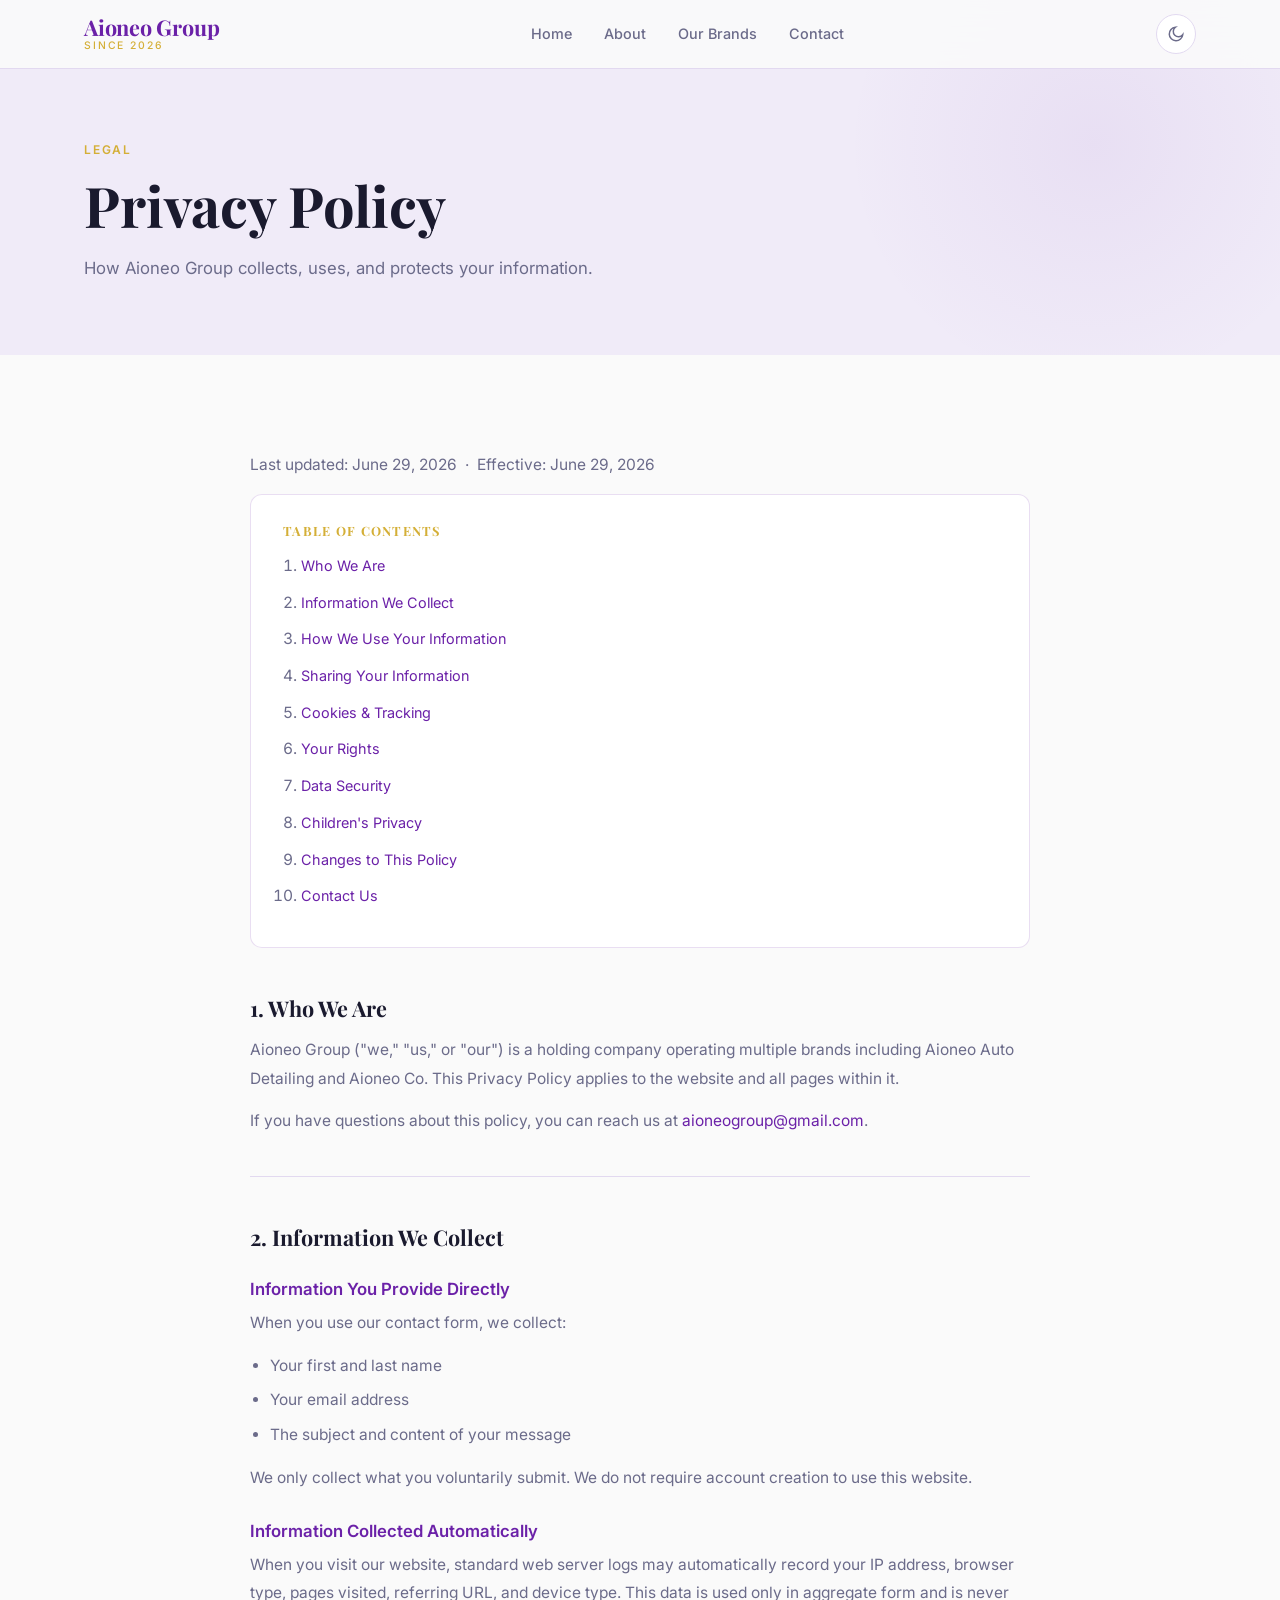
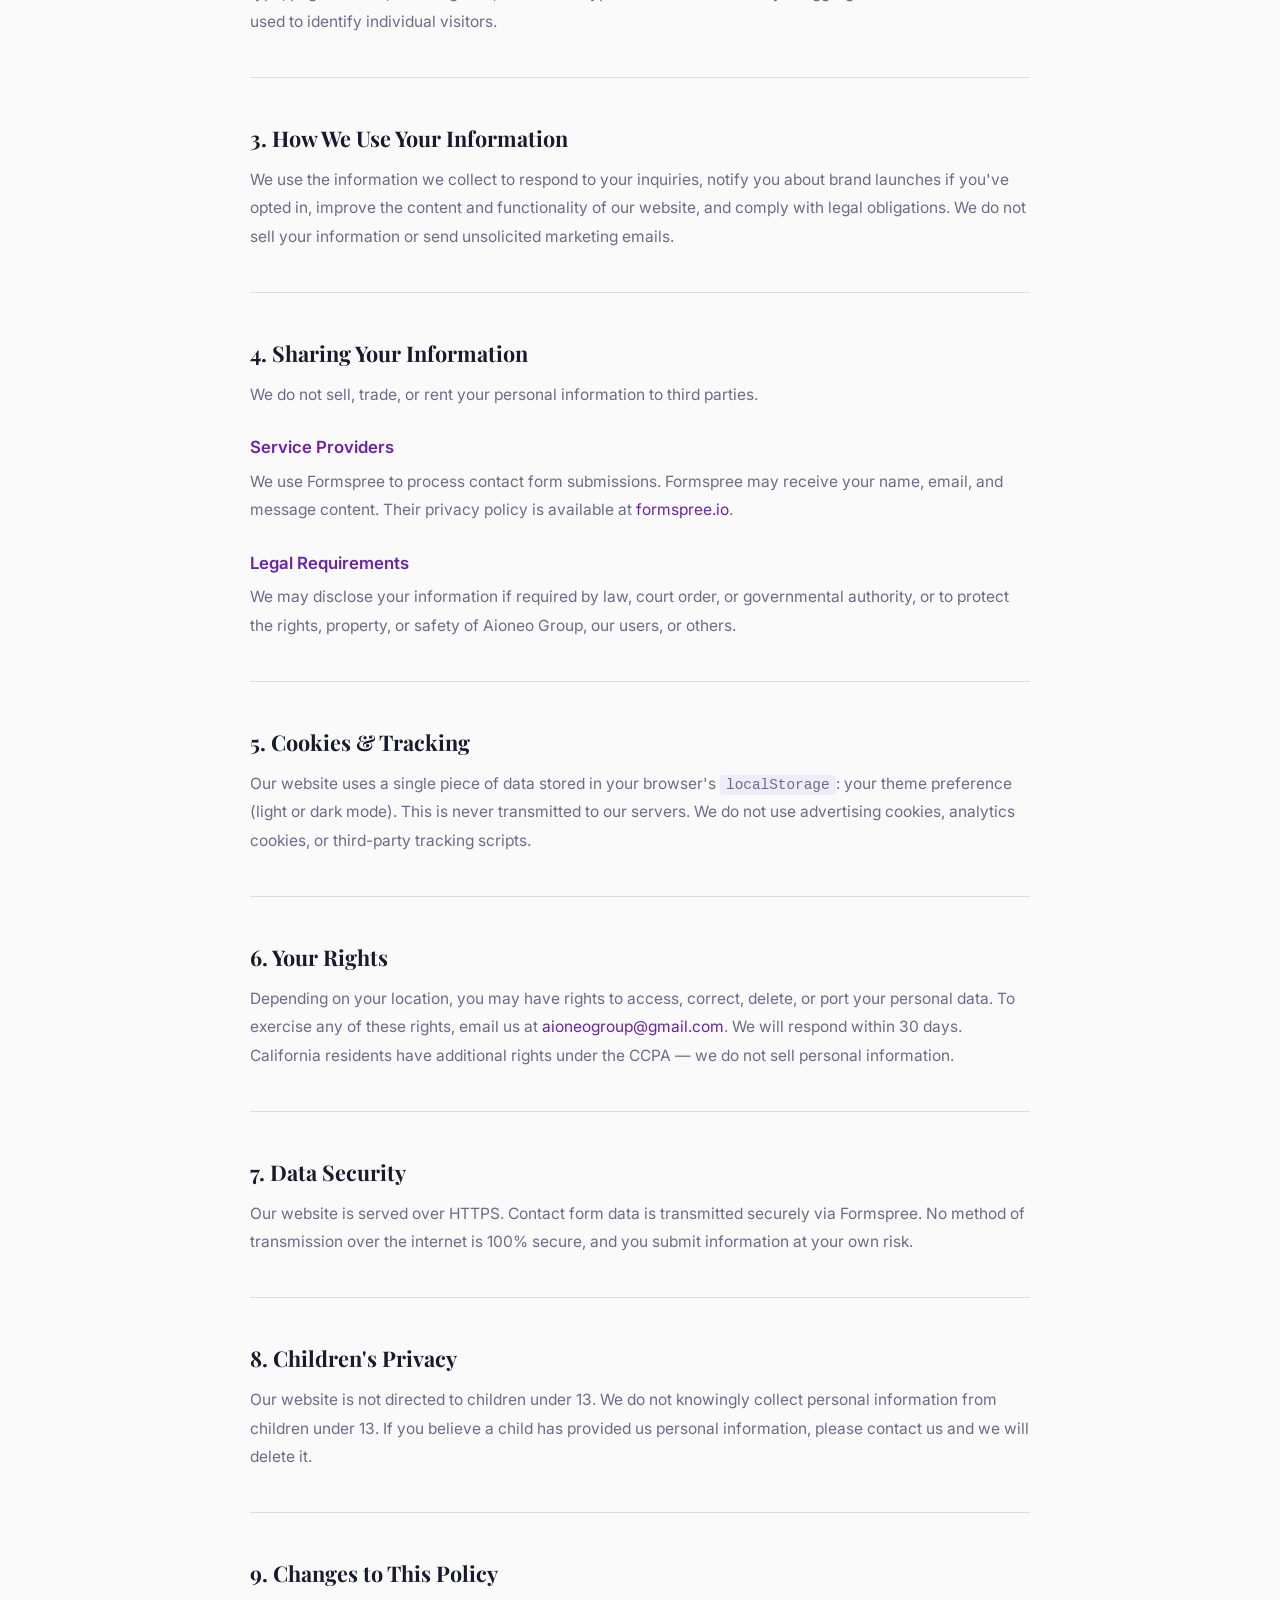
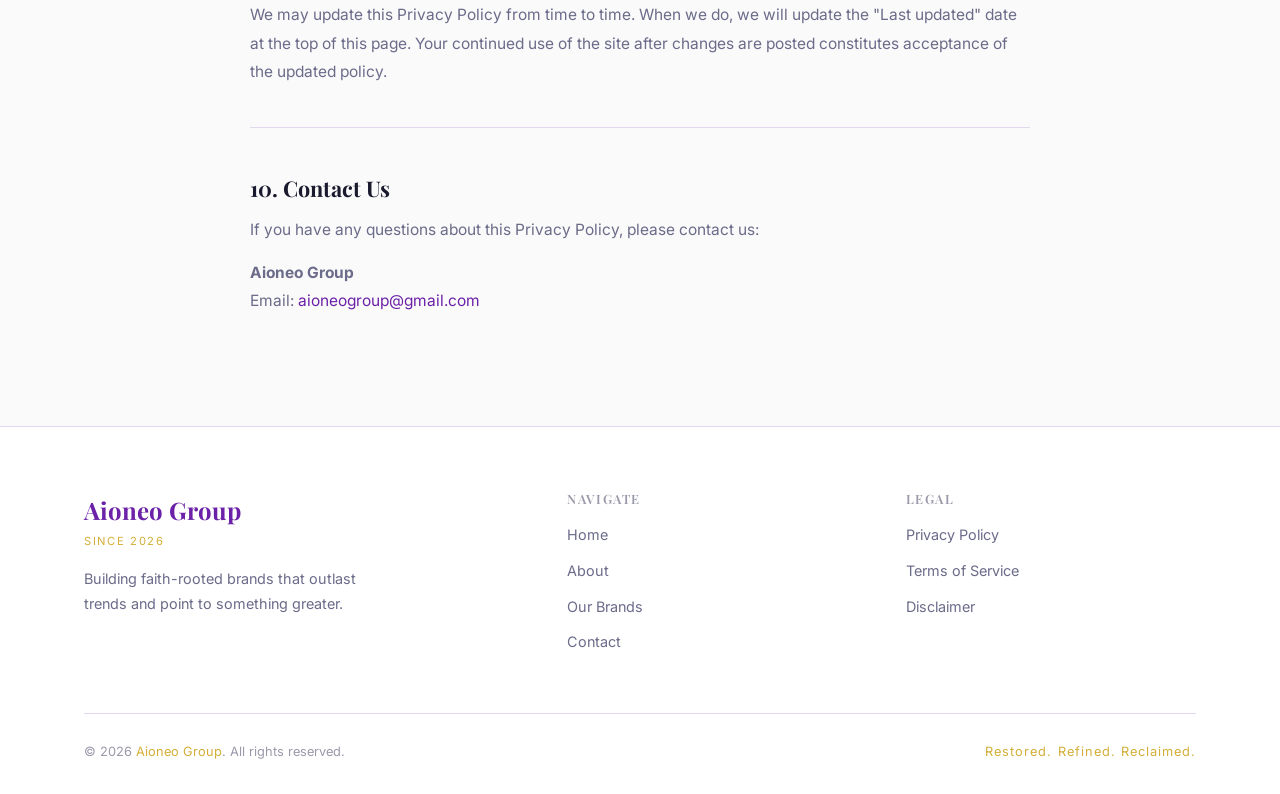
<file: privacy.html>
<!DOCTYPE html>
<html lang="en">
<head>
  <meta charset="UTF-8" />
  <meta name="viewport" content="width=device-width, initial-scale=1.0" />
  <title>Privacy Policy — Aioneo Group</title>
  <meta name="description" content="Privacy Policy for Aioneo Group and its brands." />
  <link rel="stylesheet" href="css/styles.css" />
  <style>
    .legal-body { max-width: 780px; margin: 0 auto; }
    .legal-body h2 { font-size: 1.35rem; margin: 48px 0 14px; color: var(--text); }
    .legal-body h3 { font-size: 1.05rem; margin: 28px 0 10px; color: var(--primary); font-family: 'Inter', sans-serif; font-weight: 600; }
    .legal-body p, .legal-body li { font-size: 0.97rem; color: var(--text-secondary); line-height: 1.85; margin-bottom: 14px; }
    .legal-body ul { padding-left: 20px; margin-bottom: 14px; }
    .legal-body li { margin-bottom: 6px; }
    .legal-meta { font-size: 0.82rem; color: var(--text-muted); margin-bottom: 40px; }
    .legal-toc { background: var(--surface); border: 1px solid var(--card-border); border-radius: 12px; padding: 28px 32px; margin-bottom: 48px; }
    .legal-toc h4 { font-size: 0.8rem; letter-spacing: 0.1em; text-transform: uppercase; color: var(--accent); margin-bottom: 14px; }
    .legal-toc ol { padding-left: 18px; }
    .legal-toc ol li { margin-bottom: 8px; }
    .legal-toc ol a { color: var(--primary); font-size: 0.9rem; }
    .legal-toc ol a:hover { text-decoration: underline; }
    hr.legal-divider { border: none; border-top: 1px solid var(--border); margin: 40px 0; }
  </style>
</head>
<body>
  <nav class="nav">
    <div class="container nav-inner">
      <a href="index.html" class="nav-logo" aria-label="Aioneo Group Home">
        <span class="nav-logo-main">Aioneo Group</span>
        <span class="nav-logo-sub">Since 2026</span>
      </a>
      <ul class="nav-links" id="navLinks">
        <li><a href="index.html">Home</a></li>
        <li><a href="about.html">About</a></li>
        <li><a href="brands.html">Our Brands</a></li>
        <li><a href="contact.html">Contact</a></li>
      </ul>
      <div class="nav-actions">
        <button class="theme-toggle" id="themeToggle" aria-label="Toggle theme">
          <svg class="icon-moon" width="18" height="18" fill="none" viewBox="0 0 24 24" stroke="currentColor" stroke-width="2"><path d="M21 12.79A9 9 0 1111.21 3a7 7 0 109.79 9.79z"/></svg>
          <svg class="icon-sun" width="18" height="18" fill="none" viewBox="0 0 24 24" stroke="currentColor" stroke-width="2"><circle cx="12" cy="12" r="5"/><line x1="12" y1="1" x2="12" y2="3"/><line x1="12" y1="21" x2="12" y2="23"/><line x1="4.22" y1="4.22" x2="5.64" y2="5.64"/><line x1="18.36" y1="18.36" x2="19.78" y2="19.78"/><line x1="1" y1="12" x2="3" y2="12"/><line x1="21" y1="12" x2="23" y2="12"/><line x1="4.22" y1="19.78" x2="5.64" y2="18.36"/><line x1="18.36" y1="5.64" x2="19.78" y2="4.22"/></svg>
        </button>
        <button class="nav-hamburger" id="hamburger" aria-label="Open menu" aria-expanded="false">
          <span></span><span></span><span></span>
        </button>
      </div>
    </div>
  </nav>

  <section class="page-header">
    <div class="container">
      <span class="section-label">Legal</span>
      <h1>Privacy Policy</h1>
      <p>How Aioneo Group collects, uses, and protects your information.</p>
    </div>
  </section>

  <section class="section">
    <div class="container">
      <div class="legal-body">
        <p class="legal-meta">Last updated: June 29, 2026 &nbsp;·&nbsp; Effective: June 29, 2026</p>
        <div class="legal-toc">
          <h4>Table of Contents</h4>
          <ol>
            <li><a href="#who-we-are">Who We Are</a></li>
            <li><a href="#info-we-collect">Information We Collect</a></li>
            <li><a href="#how-we-use">How We Use Your Information</a></li>
            <li><a href="#sharing">Sharing Your Information</a></li>
            <li><a href="#cookies">Cookies &amp; Tracking</a></li>
            <li><a href="#your-rights">Your Rights</a></li>
            <li><a href="#data-security">Data Security</a></li>
            <li><a href="#children">Children's Privacy</a></li>
            <li><a href="#changes">Changes to This Policy</a></li>
            <li><a href="#contact-legal">Contact Us</a></li>
          </ol>
        </div>

        <h2 id="who-we-are">1. Who We Are</h2>
        <p>Aioneo Group ("we," "us," or "our") is a holding company operating multiple brands including Aioneo Auto Detailing and Aioneo Co. This Privacy Policy applies to the website and all pages within it.</p>
        <p>If you have questions about this policy, you can reach us at <a href="mailto:aioneogroup@gmail.com" style="color:var(--primary);">aioneogroup@gmail.com</a>.</p>

        <hr class="legal-divider" />

        <h2 id="info-we-collect">2. Information We Collect</h2>
        <h3>Information You Provide Directly</h3>
        <p>When you use our contact form, we collect:</p>
        <ul>
          <li>Your first and last name</li>
          <li>Your email address</li>
          <li>The subject and content of your message</li>
        </ul>
        <p>We only collect what you voluntarily submit. We do not require account creation to use this website.</p>
        <h3>Information Collected Automatically</h3>
        <p>When you visit our website, standard web server logs may automatically record your IP address, browser type, pages visited, referring URL, and device type. This data is used only in aggregate form and is never used to identify individual visitors.</p>

        <hr class="legal-divider" />

        <h2 id="how-we-use">3. How We Use Your Information</h2>
        <p>We use the information we collect to respond to your inquiries, notify you about brand launches if you've opted in, improve the content and functionality of our website, and comply with legal obligations. We do not sell your information or send unsolicited marketing emails.</p>

        <hr class="legal-divider" />

        <h2 id="sharing">4. Sharing Your Information</h2>
        <p>We do not sell, trade, or rent your personal information to third parties.</p>
        <h3>Service Providers</h3>
        <p>We use Formspree to process contact form submissions. Formspree may receive your name, email, and message content. Their privacy policy is available at <a href="https://formspree.io/legal/privacy-policy/" target="_blank" rel="noopener" style="color:var(--primary);">formspree.io</a>.</p>
        <h3>Legal Requirements</h3>
        <p>We may disclose your information if required by law, court order, or governmental authority, or to protect the rights, property, or safety of Aioneo Group, our users, or others.</p>

        <hr class="legal-divider" />

        <h2 id="cookies">5. Cookies &amp; Tracking</h2>
        <p>Our website uses a single piece of data stored in your browser's <code style="background:var(--surface-2);padding:2px 6px;border-radius:4px;font-size:0.9rem;">localStorage</code>: your theme preference (light or dark mode). This is never transmitted to our servers. We do not use advertising cookies, analytics cookies, or third-party tracking scripts.</p>

        <hr class="legal-divider" />

        <h2 id="your-rights">6. Your Rights</h2>
        <p>Depending on your location, you may have rights to access, correct, delete, or port your personal data. To exercise any of these rights, email us at <a href="mailto:aioneogroup@gmail.com" style="color:var(--primary);">aioneogroup@gmail.com</a>. We will respond within 30 days. California residents have additional rights under the CCPA — we do not sell personal information.</p>

        <hr class="legal-divider" />

        <h2 id="data-security">7. Data Security</h2>
        <p>Our website is served over HTTPS. Contact form data is transmitted securely via Formspree. No method of transmission over the internet is 100% secure, and you submit information at your own risk.</p>

        <hr class="legal-divider" />

        <h2 id="children">8. Children's Privacy</h2>
        <p>Our website is not directed to children under 13. We do not knowingly collect personal information from children under 13. If you believe a child has provided us personal information, please contact us and we will delete it.</p>

        <hr class="legal-divider" />

        <h2 id="changes">9. Changes to This Policy</h2>
        <p>We may update this Privacy Policy from time to time. When we do, we will update the "Last updated" date at the top of this page. Your continued use of the site after changes are posted constitutes acceptance of the updated policy.</p>

        <hr class="legal-divider" />

        <h2 id="contact-legal">10. Contact Us</h2>
        <p>If you have any questions about this Privacy Policy, please contact us:</p>
        <p><strong>Aioneo Group</strong><br/>Email: <a href="mailto:aioneogroup@gmail.com" style="color:var(--primary);">aioneogroup@gmail.com</a></p>
      </div>
    </div>
  </section>

  <footer class="footer">
    <div class="container">
      <div class="footer-grid">
        <div>
          <div class="footer-brand-name">Aioneo Group</div>
          <div class="footer-brand-sub">Since 2026</div>
          <p class="footer-tagline">Building faith-rooted brands that outlast trends and point to something greater.</p>
        </div>
        <div class="footer-col">
          <h4>Navigate</h4>
          <ul>
            <li><a href="index.html">Home</a></li>
            <li><a href="about.html">About</a></li>
            <li><a href="brands.html">Our Brands</a></li>
            <li><a href="contact.html">Contact</a></li>
          </ul>
        </div>
        <div class="footer-col">
          <h4>Legal</h4>
          <ul>
            <li><a href="privacy.html">Privacy Policy</a></li>
            <li><a href="terms.html">Terms of Service</a></li>
            <li><a href="disclaimer.html">Disclaimer</a></li>
          </ul>
        </div>
      </div>
      <div class="footer-bottom">
        <p>&copy; 2026 <a href="index.html">Aioneo Group</a>. All rights reserved.</p>
        <p style="color:var(--accent); font-size:0.8rem; letter-spacing:0.08em;">Restored. Refined. Reclaimed.</p>
      </div>
    </div>
  </footer>
  <script src="js/main.js"></script>
</body>
</html>
</file>
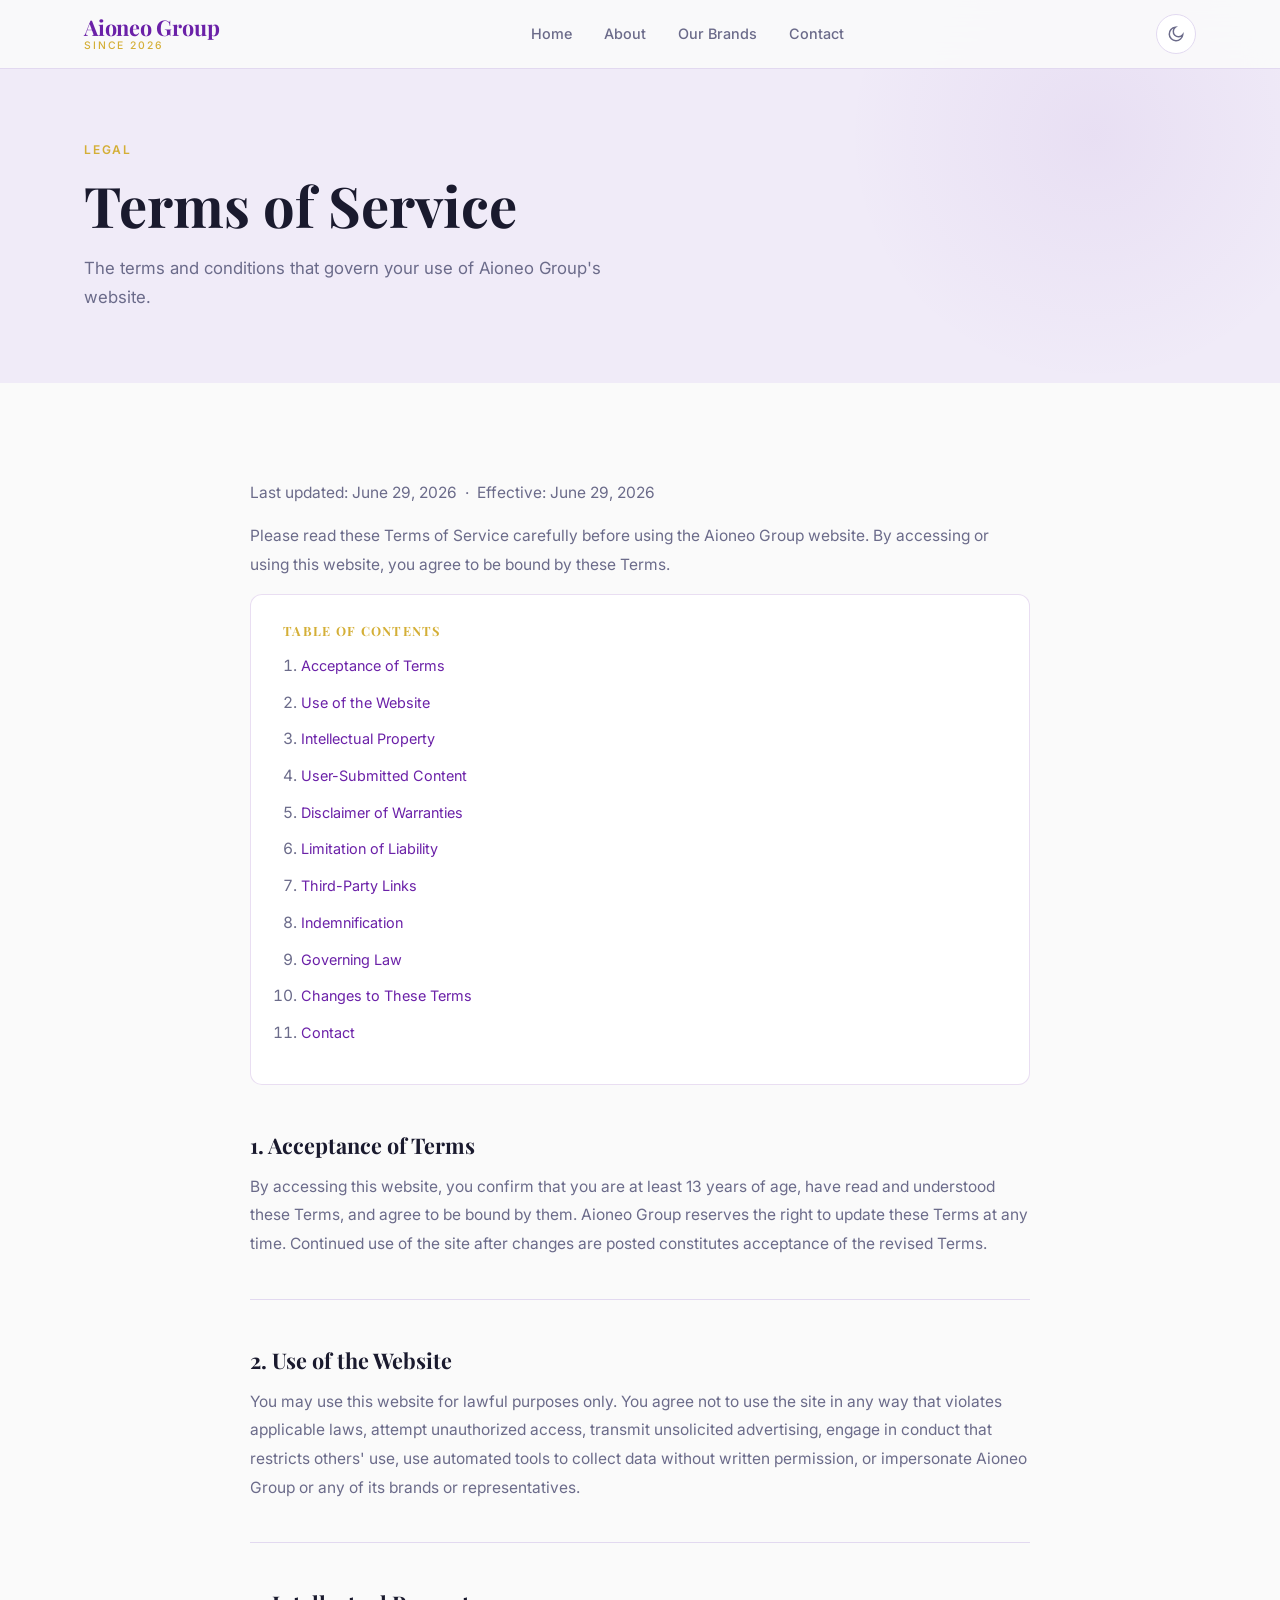
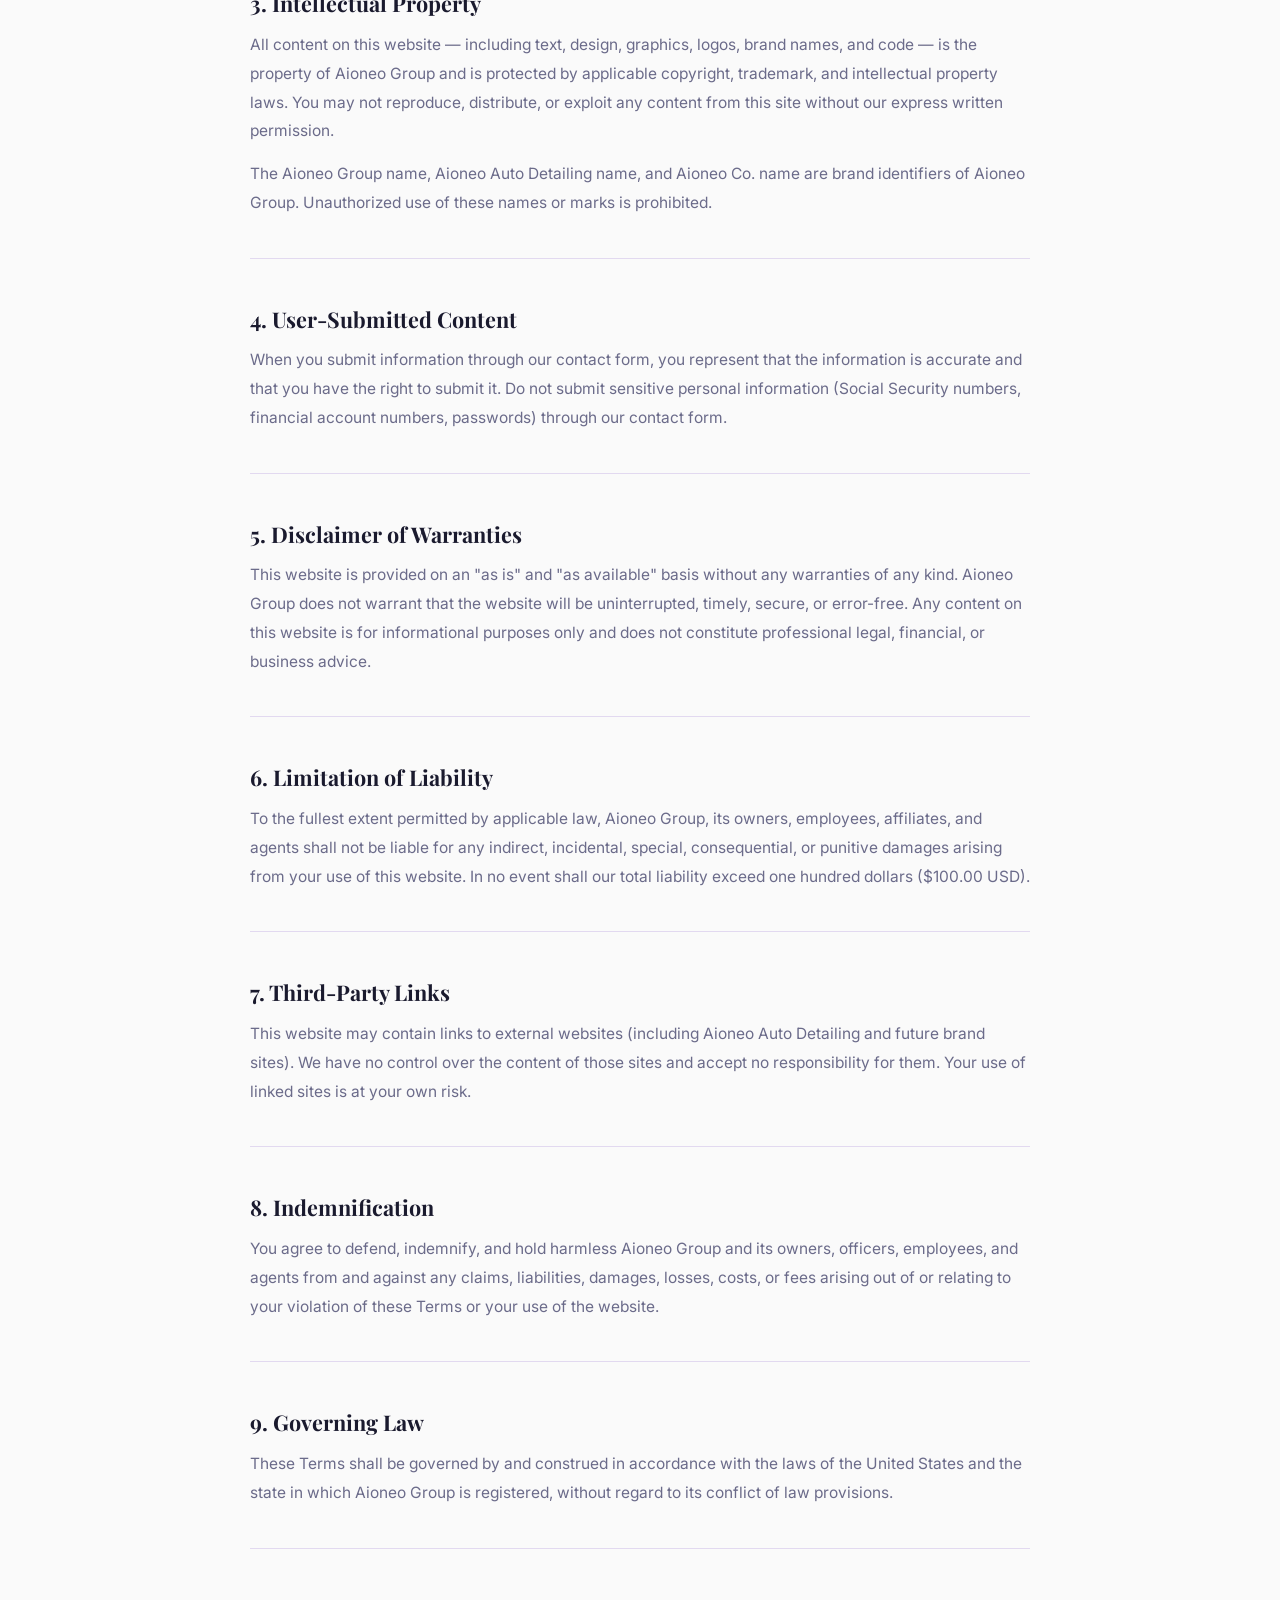
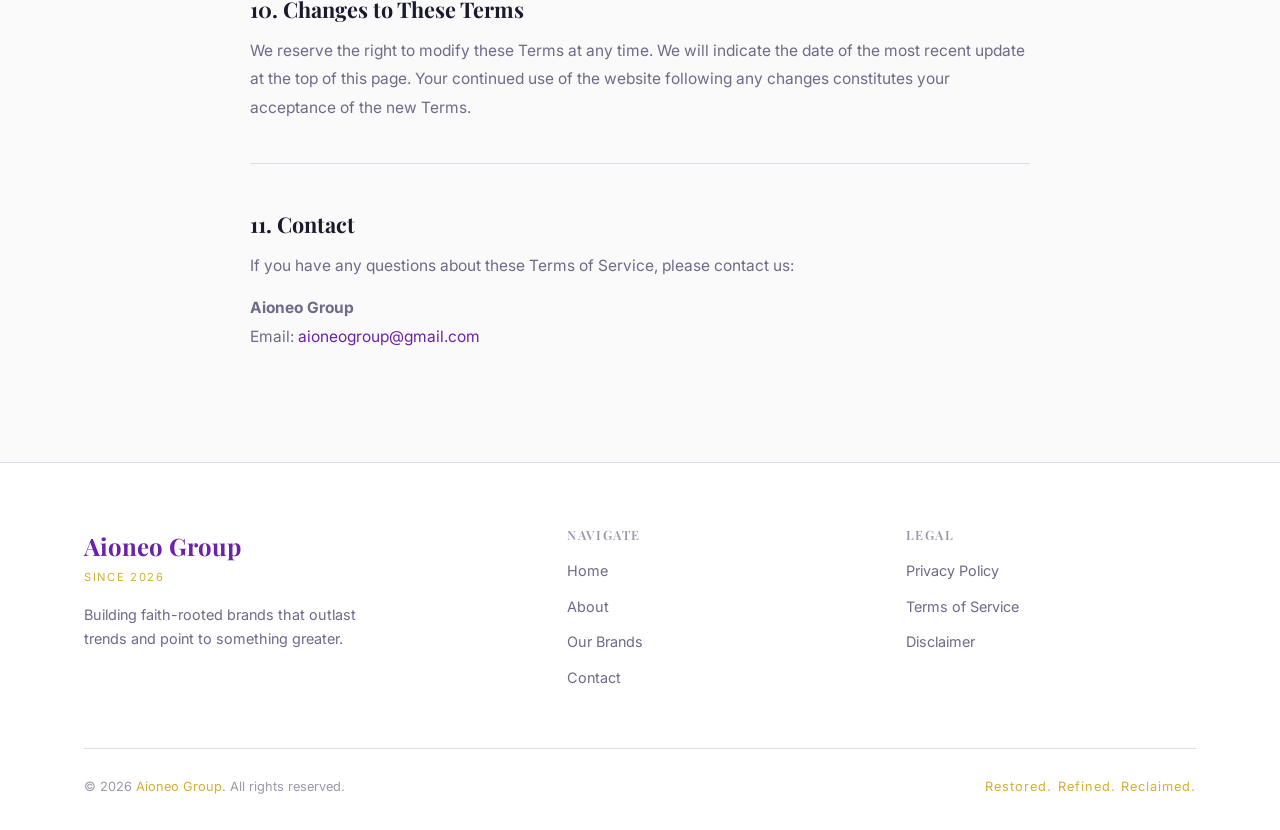
<file: terms.html>
<!DOCTYPE html>
<html lang="en">
<head>
  <meta charset="UTF-8" />
  <meta name="viewport" content="width=device-width, initial-scale=1.0" />
  <title>Terms of Service — Aioneo Group</title>
  <meta name="description" content="Terms of Service for Aioneo Group." />
  <link rel="stylesheet" href="css/styles.css" />
  <style>
    .legal-body { max-width: 780px; margin: 0 auto; }
    .legal-body h2 { font-size: 1.35rem; margin: 48px 0 14px; color: var(--text); }
    .legal-body h3 { font-size: 1.05rem; margin: 28px 0 10px; color: var(--primary); font-family: 'Inter', sans-serif; font-weight: 600; }
    .legal-body p, .legal-body li { font-size: 0.97rem; color: var(--text-secondary); line-height: 1.85; margin-bottom: 14px; }
    .legal-body ul { padding-left: 20px; margin-bottom: 14px; }
    .legal-body li { margin-bottom: 6px; }
    .legal-meta { font-size: 0.82rem; color: var(--text-muted); margin-bottom: 40px; }
    .legal-toc { background: var(--surface); border: 1px solid var(--card-border); border-radius: 12px; padding: 28px 32px; margin-bottom: 48px; }
    .legal-toc h4 { font-size: 0.8rem; letter-spacing: 0.1em; text-transform: uppercase; color: var(--accent); margin-bottom: 14px; }
    .legal-toc ol { padding-left: 18px; }
    .legal-toc ol li { margin-bottom: 8px; }
    .legal-toc ol a { color: var(--primary); font-size: 0.9rem; }
    .legal-toc ol a:hover { text-decoration: underline; }
    hr.legal-divider { border: none; border-top: 1px solid var(--border); margin: 40px 0; }
  </style>
</head>
<body>
  <nav class="nav">
    <div class="container nav-inner">
      <a href="index.html" class="nav-logo" aria-label="Aioneo Group Home">
        <span class="nav-logo-main">Aioneo Group</span>
        <span class="nav-logo-sub">Since 2026</span>
      </a>
      <ul class="nav-links" id="navLinks">
        <li><a href="index.html">Home</a></li>
        <li><a href="about.html">About</a></li>
        <li><a href="brands.html">Our Brands</a></li>
        <li><a href="contact.html">Contact</a></li>
      </ul>
      <div class="nav-actions">
        <button class="theme-toggle" id="themeToggle" aria-label="Toggle theme">
          <svg class="icon-moon" width="18" height="18" fill="none" viewBox="0 0 24 24" stroke="currentColor" stroke-width="2"><path d="M21 12.79A9 9 0 1111.21 3a7 7 0 109.79 9.79z"/></svg>
          <svg class="icon-sun" width="18" height="18" fill="none" viewBox="0 0 24 24" stroke="currentColor" stroke-width="2"><circle cx="12" cy="12" r="5"/><line x1="12" y1="1" x2="12" y2="3"/><line x1="12" y1="21" x2="12" y2="23"/><line x1="4.22" y1="4.22" x2="5.64" y2="5.64"/><line x1="18.36" y1="18.36" x2="19.78" y2="19.78"/><line x1="1" y1="12" x2="3" y2="12"/><line x1="21" y1="12" x2="23" y2="12"/><line x1="4.22" y1="19.78" x2="5.64" y2="18.36"/><line x1="18.36" y1="5.64" x2="19.78" y2="4.22"/></svg>
        </button>
        <button class="nav-hamburger" id="hamburger" aria-label="Open menu" aria-expanded="false">
          <span></span><span></span><span></span>
        </button>
      </div>
    </div>
  </nav>

  <section class="page-header">
    <div class="container">
      <span class="section-label">Legal</span>
      <h1>Terms of Service</h1>
      <p>The terms and conditions that govern your use of Aioneo Group's website.</p>
    </div>
  </section>

  <section class="section">
    <div class="container">
      <div class="legal-body">
        <p class="legal-meta">Last updated: June 29, 2026 &nbsp;·&nbsp; Effective: June 29, 2026</p>
        <p>Please read these Terms of Service carefully before using the Aioneo Group website. By accessing or using this website, you agree to be bound by these Terms.</p>
        <div class="legal-toc">
          <h4>Table of Contents</h4>
          <ol>
            <li><a href="#acceptance">Acceptance of Terms</a></li>
            <li><a href="#use-of-site">Use of the Website</a></li>
            <li><a href="#intellectual-property">Intellectual Property</a></li>
            <li><a href="#user-content">User-Submitted Content</a></li>
            <li><a href="#disclaimer-warranty">Disclaimer of Warranties</a></li>
            <li><a href="#limitation">Limitation of Liability</a></li>
            <li><a href="#third-party">Third-Party Links</a></li>
            <li><a href="#indemnification">Indemnification</a></li>
            <li><a href="#governing-law">Governing Law</a></li>
            <li><a href="#changes-terms">Changes to These Terms</a></li>
            <li><a href="#contact-terms">Contact</a></li>
          </ol>
        </div>

        <h2 id="acceptance">1. Acceptance of Terms</h2>
        <p>By accessing this website, you confirm that you are at least 13 years of age, have read and understood these Terms, and agree to be bound by them. Aioneo Group reserves the right to update these Terms at any time. Continued use of the site after changes are posted constitutes acceptance of the revised Terms.</p>

        <hr class="legal-divider" />

        <h2 id="use-of-site">2. Use of the Website</h2>
        <p>You may use this website for lawful purposes only. You agree not to use the site in any way that violates applicable laws, attempt unauthorized access, transmit unsolicited advertising, engage in conduct that restricts others' use, use automated tools to collect data without written permission, or impersonate Aioneo Group or any of its brands or representatives.</p>

        <hr class="legal-divider" />

        <h2 id="intellectual-property">3. Intellectual Property</h2>
        <p>All content on this website — including text, design, graphics, logos, brand names, and code — is the property of Aioneo Group and is protected by applicable copyright, trademark, and intellectual property laws. You may not reproduce, distribute, or exploit any content from this site without our express written permission.</p>
        <p>The Aioneo Group name, Aioneo Auto Detailing name, and Aioneo Co. name are brand identifiers of Aioneo Group. Unauthorized use of these names or marks is prohibited.</p>

        <hr class="legal-divider" />

        <h2 id="user-content">4. User-Submitted Content</h2>
        <p>When you submit information through our contact form, you represent that the information is accurate and that you have the right to submit it. Do not submit sensitive personal information (Social Security numbers, financial account numbers, passwords) through our contact form.</p>

        <hr class="legal-divider" />

        <h2 id="disclaimer-warranty">5. Disclaimer of Warranties</h2>
        <p>This website is provided on an "as is" and "as available" basis without any warranties of any kind. Aioneo Group does not warrant that the website will be uninterrupted, timely, secure, or error-free. Any content on this website is for informational purposes only and does not constitute professional legal, financial, or business advice.</p>

        <hr class="legal-divider" />

        <h2 id="limitation">6. Limitation of Liability</h2>
        <p>To the fullest extent permitted by applicable law, Aioneo Group, its owners, employees, affiliates, and agents shall not be liable for any indirect, incidental, special, consequential, or punitive damages arising from your use of this website. In no event shall our total liability exceed one hundred dollars ($100.00 USD).</p>

        <hr class="legal-divider" />

        <h2 id="third-party">7. Third-Party Links</h2>
        <p>This website may contain links to external websites (including Aioneo Auto Detailing and future brand sites). We have no control over the content of those sites and accept no responsibility for them. Your use of linked sites is at your own risk.</p>

        <hr class="legal-divider" />

        <h2 id="indemnification">8. Indemnification</h2>
        <p>You agree to defend, indemnify, and hold harmless Aioneo Group and its owners, officers, employees, and agents from and against any claims, liabilities, damages, losses, costs, or fees arising out of or relating to your violation of these Terms or your use of the website.</p>

        <hr class="legal-divider" />

        <h2 id="governing-law">9. Governing Law</h2>
        <p>These Terms shall be governed by and construed in accordance with the laws of the United States and the state in which Aioneo Group is registered, without regard to its conflict of law provisions.</p>

        <hr class="legal-divider" />

        <h2 id="changes-terms">10. Changes to These Terms</h2>
        <p>We reserve the right to modify these Terms at any time. We will indicate the date of the most recent update at the top of this page. Your continued use of the website following any changes constitutes your acceptance of the new Terms.</p>

        <hr class="legal-divider" />

        <h2 id="contact-terms">11. Contact</h2>
        <p>If you have any questions about these Terms of Service, please contact us:</p>
        <p><strong>Aioneo Group</strong><br/>Email: <a href="mailto:aioneogroup@gmail.com" style="color:var(--primary);">aioneogroup@gmail.com</a></p>
      </div>
    </div>
  </section>

  <footer class="footer">
    <div class="container">
      <div class="footer-grid">
        <div>
          <div class="footer-brand-name">Aioneo Group</div>
          <div class="footer-brand-sub">Since 2026</div>
          <p class="footer-tagline">Building faith-rooted brands that outlast trends and point to something greater.</p>
        </div>
        <div class="footer-col">
          <h4>Navigate</h4>
          <ul>
            <li><a href="index.html">Home</a></li>
            <li><a href="about.html">About</a></li>
            <li><a href="brands.html">Our Brands</a></li>
            <li><a href="contact.html">Contact</a></li>
          </ul>
        </div>
        <div class="footer-col">
          <h4>Legal</h4>
          <ul>
            <li><a href="privacy.html">Privacy Policy</a></li>
            <li><a href="terms.html">Terms of Service</a></li>
            <li><a href="disclaimer.html">Disclaimer</a></li>
          </ul>
        </div>
      </div>
      <div class="footer-bottom">
        <p>&copy; 2026 <a href="index.html">Aioneo Group</a>. All rights reserved.</p>
        <p style="color:var(--accent); font-size:0.8rem; letter-spacing:0.08em;">Restored. Refined. Reclaimed.</p>
      </div>
    </div>
  </footer>
  <script src="js/main.js"></script>
</body>
</html>
</file>
<file: css/styles.css>
/* ===== Google Fonts ===== */
@import url('https://fonts.googleapis.com/css2?family=Playfair+Display:ital,wght@0,400;0,600;0,700;1,400&family=Inter:wght@300;400;500;600&display=swap');

/* ===== CSS Custom Properties ===== */
:root {
  --bg: #FAFAFA;
  --surface: #FFFFFF;
  --surface-2: #F0EBF8;
  --primary: #6B21A8;
  --primary-light: #8B3FC8;
  --primary-dark: #4C1580;
  --accent: #D4AF37;
  --accent-light: #E8C84A;
  --text: #1A1A2E;
  --text-secondary: #6B6B8A;
  --text-muted: #9999AA;
  --border: #E2D9F0;
  --shadow: rgba(107, 33, 168, 0.12);
  --nav-bg: rgba(250, 250, 250, 0.92);
  --hero-overlay: rgba(107, 33, 168, 0.06);
  --card-border: rgba(107, 33, 168, 0.15);
  --gold-glow: rgba(212, 175, 55, 0.25);
  --transition: 0.3s ease;
}

html.dark {
  --bg: #0F0A1A;
  --surface: #1A1030;
  --surface-2: #221540;
  --primary: #A855F7;
  --primary-light: #C084FC;
  --primary-dark: #7C3AED;
  --accent: #F0C94B;
  --accent-light: #F7D96A;
  --text: #F5F0FF;
  --text-secondary: #B8A9D0;
  --text-muted: #7A6A99;
  --border: #2D1F4A;
  --shadow: rgba(168, 85, 247, 0.2);
  --nav-bg: rgba(15, 10, 26, 0.92);
  --hero-overlay: rgba(168, 85, 247, 0.08);
  --card-border: rgba(168, 85, 247, 0.2);
  --gold-glow: rgba(240, 201, 75, 0.2);
}

/* ===== Reset & Base ===== */
*, *::before, *::after { box-sizing: border-box; margin: 0; padding: 0; }

html { scroll-behavior: smooth; }

body {
  font-family: 'Inter', sans-serif;
  background-color: var(--bg);
  color: var(--text);
  line-height: 1.6;
  transition: background-color var(--transition), color var(--transition);
  overflow-x: hidden;
}

h1, h2, h3, h4 {
  font-family: 'Playfair Display', serif;
  line-height: 1.2;
}

a { color: inherit; text-decoration: none; }
img { max-width: 100%; display: block; }

/* ===== Utility ===== */
.container {
  width: 100%;
  max-width: 1160px;
  margin: 0 auto;
  padding: 0 24px;
}

.btn {
  display: inline-flex;
  align-items: center;
  gap: 8px;
  padding: 14px 32px;
  border-radius: 6px;
  font-family: 'Inter', sans-serif;
  font-size: 0.95rem;
  font-weight: 600;
  letter-spacing: 0.03em;
  cursor: pointer;
  border: none;
  transition: all var(--transition);
}

.btn-primary {
  background: var(--primary);
  color: #fff;
  box-shadow: 0 4px 20px var(--shadow);
}
.btn-primary:hover {
  background: var(--primary-light);
  transform: translateY(-2px);
  box-shadow: 0 8px 30px var(--shadow);
}

.btn-outline {
  background: transparent;
  color: var(--primary);
  border: 2px solid var(--primary);
}
.btn-outline:hover {
  background: var(--primary);
  color: #fff;
  transform: translateY(-2px);
}

.btn-gold {
  background: var(--accent);
  color: #1A1A2E;
  box-shadow: 0 4px 20px var(--gold-glow);
}
.btn-gold:hover {
  background: var(--accent-light);
  transform: translateY(-2px);
  box-shadow: 0 8px 30px var(--gold-glow);
}

.tag {
  display: inline-block;
  padding: 4px 12px;
  border-radius: 100px;
  font-size: 0.75rem;
  font-weight: 600;
  letter-spacing: 0.08em;
  text-transform: uppercase;
}

.tag-gold {
  background: var(--gold-glow);
  color: var(--accent);
  border: 1px solid var(--accent);
}

.tag-purple {
  background: var(--hero-overlay);
  color: var(--primary);
  border: 1px solid var(--card-border);
}

.tag-coming-soon {
  background: rgba(212, 175, 55, 0.15);
  color: var(--accent);
  border: 1px solid var(--accent);
}

.section-label {
  font-family: 'Inter', sans-serif;
  font-size: 0.75rem;
  font-weight: 600;
  letter-spacing: 0.15em;
  text-transform: uppercase;
  color: var(--accent);
  margin-bottom: 12px;
  display: block;
}

.section-title {
  font-size: clamp(1.75rem, 4vw, 2.75rem);
  color: var(--text);
  margin-bottom: 16px;
}

.section-sub {
  font-size: 1.05rem;
  color: var(--text-secondary);
  max-width: 560px;
  line-height: 1.7;
}

/* ===== Navigation ===== */
.nav {
  position: fixed;
  top: 0;
  left: 0;
  right: 0;
  z-index: 1000;
  background: var(--nav-bg);
  backdrop-filter: blur(16px);
  -webkit-backdrop-filter: blur(16px);
  border-bottom: 1px solid var(--border);
  transition: background var(--transition), border-color var(--transition);
}

.nav-inner {
  display: flex;
  align-items: center;
  justify-content: space-between;
  height: 68px;
  gap: 24px;
}

.nav-logo {
  display: flex;
  flex-direction: column;
  line-height: 1.1;
}

.nav-logo-main {
  font-family: 'Playfair Display', serif;
  font-size: 1.35rem;
  font-weight: 700;
  color: var(--primary);
  letter-spacing: -0.01em;
}

.nav-logo-sub {
  font-size: 0.65rem;
  font-weight: 500;
  letter-spacing: 0.18em;
  text-transform: uppercase;
  color: var(--accent);
}

.nav-links {
  display: flex;
  align-items: center;
  gap: 32px;
  list-style: none;
}

.nav-links a {
  font-size: 0.9rem;
  font-weight: 500;
  color: var(--text-secondary);
  transition: color var(--transition);
  position: relative;
}

.nav-links a::after {
  content: '';
  position: absolute;
  bottom: -4px;
  left: 0;
  width: 0;
  height: 2px;
  background: var(--accent);
  transition: width var(--transition);
}

.nav-links a:hover,
.nav-links a.active {
  color: var(--text);
}

.nav-links a:hover::after,
.nav-links a.active::after {
  width: 100%;
}

.nav-actions {
  display: flex;
  align-items: center;
  gap: 12px;
}

/* Theme Toggle */
.theme-toggle {
  width: 40px;
  height: 40px;
  border-radius: 50%;
  border: 1px solid var(--border);
  background: var(--surface);
  color: var(--text-secondary);
  cursor: pointer;
  display: flex;
  align-items: center;
  justify-content: center;
  transition: all var(--transition);
  flex-shrink: 0;
}

.theme-toggle:hover {
  border-color: var(--primary);
  color: var(--primary);
  background: var(--hero-overlay);
}

.theme-toggle .icon-sun { display: none; }
.theme-toggle .icon-moon { display: block; }
html.dark .theme-toggle .icon-sun { display: block; }
html.dark .theme-toggle .icon-moon { display: none; }

/* Hamburger */
.nav-hamburger {
  display: none;
  flex-direction: column;
  gap: 5px;
  cursor: pointer;
  background: none;
  border: none;
  padding: 4px;
}

.nav-hamburger span {
  display: block;
  width: 22px;
  height: 2px;
  background: var(--text);
  border-radius: 2px;
  transition: all var(--transition);
}

/* Mobile Nav */
@media (max-width: 768px) {
  .nav-links {
    display: none;
    position: absolute;
    top: 68px;
    left: 0;
    right: 0;
    background: var(--surface);
    border-bottom: 1px solid var(--border);
    flex-direction: column;
    padding: 20px 24px;
    gap: 20px;
    align-items: flex-start;
  }

  .nav-links.open { display: flex; }

  .nav-hamburger { display: flex; }

  .nav-hamburger.open span:nth-child(1) { transform: translateY(7px) rotate(45deg); }
  .nav-hamburger.open span:nth-child(2) { opacity: 0; }
  .nav-hamburger.open span:nth-child(3) { transform: translateY(-7px) rotate(-45deg); }
}

/* ===== Hero ===== */
.hero {
  min-height: 100vh;
  display: flex;
  align-items: center;
  padding: 120px 0 80px;
  position: relative;
  overflow: hidden;
  background: linear-gradient(145deg, #0A051A 0%, #160836 55%, #1F0C4A 100%);
}

.hero::before {
  content: '';
  position: absolute;
  top: -20%;
  right: -10%;
  width: 600px;
  height: 600px;
  border-radius: 50%;
  background: radial-gradient(circle, rgba(168, 85, 247, 0.12) 0%, transparent 70%);
  pointer-events: none;
}

.hero::after {
  content: '';
  position: absolute;
  bottom: -10%;
  left: -5%;
  width: 400px;
  height: 400px;
  border-radius: 50%;
  background: radial-gradient(circle, rgba(212, 175, 55, 0.1) 0%, transparent 70%);
  pointer-events: none;
}

/* Hero text overrides for dark background */
.hero h1 {
  color: #FFFFFF;
}

.hero h1 em {
  font-style: italic;
  color: var(--accent);
}

.hero .hero-sub {
  color: rgba(245, 240, 255, 0.78);
}

.hero-scroll {
  position: absolute;
  bottom: 40px;
  left: 50%;
  transform: translateX(-50%);
  display: flex;
  flex-direction: column;
  align-items: center;
  gap: 8px;
  color: rgba(255, 255, 255, 0.45);
  font-size: 0.75rem;
  letter-spacing: 0.1em;
  text-transform: uppercase;
  animation: bounce 2s infinite;
}

.hero .btn-outline {
  color: #FFFFFF;
  border-color: rgba(255, 255, 255, 0.55);
}

.hero .btn-outline:hover {
  background: rgba(255, 255, 255, 0.12);
  border-color: #FFFFFF;
  color: #FFFFFF;
  transform: translateY(-2px);
}

@keyframes bounce {
  0%, 100% { transform: translateX(-50%) translateY(0); }
  50% { transform: translateX(-50%) translateY(8px); }
}

.hero-content {
  position: relative;
  z-index: 1;
  max-width: 720px;
}

.hero-eyebrow {
  display: flex;
  align-items: center;
  gap: 12px;
  margin-bottom: 24px;
}

.hero-eyebrow-line {
  width: 40px;
  height: 2px;
  background: var(--accent);
}

.hero-eyebrow span {
  font-size: 0.8rem;
  font-weight: 600;
  letter-spacing: 0.15em;
  text-transform: uppercase;
  color: var(--accent);
}

.hero-sub {
  font-size: 1.1rem;
  color: var(--text-secondary);
  margin-bottom: 40px;
  line-height: 1.8;
  max-width: 560px;
}

.hero-actions {
  display: flex;
  gap: 16px;
  flex-wrap: wrap;
}

/* ===== Section spacing ===== */
.section { padding: 96px 0; }
.section-alt { background: var(--surface-2); }

/* ===== Mission Strip ===== */
.mission-grid {
  display: grid;
  grid-template-columns: repeat(auto-fit, minmax(280px, 1fr));
  gap: 32px;
  margin-top: 64px;
}

.mission-card {
  background: var(--surface);
  border: 1px solid var(--card-border);
  border-radius: 12px;
  padding: 36px 32px;
  transition: all var(--transition);
  position: relative;
  overflow: hidden;
}

.mission-card::before {
  content: '';
  position: absolute;
  top: 0;
  left: 0;
  right: 0;
  height: 3px;
  background: linear-gradient(90deg, var(--primary), var(--accent));
  opacity: 0;
  transition: opacity var(--transition);
}

.mission-card:hover {
  border-color: var(--primary);
  transform: translateY(-4px);
  box-shadow: 0 16px 48px var(--shadow);
}

.mission-card:hover::before { opacity: 1; }

.mission-icon {
  width: 52px;
  height: 52px;
  border-radius: 12px;
  background: var(--hero-overlay);
  border: 1px solid var(--card-border);
  display: flex;
  align-items: center;
  justify-content: center;
  margin-bottom: 20px;
  color: var(--primary);
  font-size: 1.5rem;
}

.mission-card h3 {
  font-size: 1.25rem;
  margin-bottom: 10px;
  color: var(--text);
}

.mission-card p {
  font-size: 0.95rem;
  color: var(--text-secondary);
  line-height: 1.7;
}

/* ===== Brand Cards ===== */
.brands-grid {
  display: grid;
  grid-template-columns: repeat(auto-fit, minmax(320px, 1fr));
  gap: 32px;
  margin-top: 56px;
}

.brand-card {
  background: var(--surface);
  border: 1px solid var(--card-border);
  border-radius: 16px;
  overflow: hidden;
  transition: all var(--transition);
}

.brand-card:hover {
  border-color: var(--primary);
  transform: translateY(-6px);
  box-shadow: 0 24px 64px var(--shadow);
}

.brand-card-image {
  height: 200px;
  background: linear-gradient(135deg, var(--primary-dark), var(--primary));
  display: flex;
  align-items: center;
  justify-content: center;
  position: relative;
  overflow: hidden;
}

.brand-card-image::after {
  content: '';
  position: absolute;
  bottom: 0;
  left: 0;
  right: 0;
  height: 60px;
  background: linear-gradient(to top, rgba(107,33,168,0.4), transparent);
}

.brand-card-logo {
  font-family: 'Playfair Display', serif;
  font-size: 1.6rem;
  font-weight: 700;
  color: rgba(255,255,255,0.9);
  text-align: center;
  z-index: 1;
}

.brand-card-body {
  padding: 28px;
}

.brand-card-header {
  display: flex;
  align-items: flex-start;
  justify-content: space-between;
  margin-bottom: 12px;
}

.brand-card h3 {
  font-size: 1.35rem;
  color: var(--text);
}

.brand-card p {
  font-size: 0.95rem;
  color: var(--text-secondary);
  line-height: 1.7;
  margin-bottom: 24px;
}

/* ===== Quote Section ===== */
.quote-section {
  background: linear-gradient(135deg, var(--primary-dark), var(--primary));
  color: #fff;
  text-align: center;
  padding: 96px 0;
  position: relative;
  overflow: hidden;
}

.quote-section::before {
  content: '\201C';
  position: absolute;
  top: -40px;
  left: 50%;
  transform: translateX(-50%);
  font-family: 'Playfair Display', serif;
  font-size: 20rem;
  color: rgba(255,255,255,0.04);
  line-height: 1;
  pointer-events: none;
}

.quote-text {
  font-family: 'Playfair Display', serif;
  font-size: clamp(1.4rem, 3.5vw, 2.25rem);
  font-style: italic;
  font-weight: 400;
  line-height: 1.5;
  max-width: 800px;
  margin: 0 auto 24px;
  position: relative;
  z-index: 1;
}

.quote-accent {
  display: flex;
  align-items: center;
  justify-content: center;
  gap: 16px;
  color: var(--accent);
}

.quote-accent-line {
  width: 48px;
  height: 1px;
  background: var(--accent);
}

.quote-ref {
  font-size: 0.85rem;
  font-weight: 600;
  letter-spacing: 0.12em;
  text-transform: uppercase;
}

/* ===== About Page ===== */
.about-hero {
  padding: 140px 0 80px;
  background: var(--surface-2);
}

.about-story {
  display: grid;
  grid-template-columns: 1fr 1fr;
  gap: 80px;
  align-items: center;
}

.about-story-text h2 { margin-bottom: 20px; }
.about-story-text p {
  color: var(--text-secondary);
  line-height: 1.8;
  margin-bottom: 16px;
}

.about-visual {
  background: linear-gradient(135deg, var(--primary-dark), var(--primary));
  border-radius: 16px;
  height: 360px;
  display: flex;
  align-items: center;
  justify-content: center;
  position: relative;
  overflow: hidden;
}

.about-visual-text {
  font-family: 'Playfair Display', serif;
  font-size: 1.5rem;
  font-style: italic;
  color: rgba(255,255,255,0.85);
  text-align: center;
  padding: 32px;
  z-index: 1;
}

/* Structure diagram */
.structure {
  margin-top: 64px;
}

.structure-parent {
  text-align: center;
  margin-bottom: 32px;
}

.structure-box {
  display: inline-block;
  background: var(--primary);
  color: #fff;
  padding: 16px 40px;
  border-radius: 10px;
  font-family: 'Playfair Display', serif;
  font-size: 1.15rem;
  font-weight: 600;
}

.structure-line {
  width: 2px;
  height: 32px;
  background: var(--border);
  margin: 0 auto;
}

.structure-children {
  display: grid;
  grid-template-columns: repeat(auto-fit, minmax(200px, 1fr));
  gap: 16px;
}

.structure-child {
  background: var(--surface);
  border: 1px solid var(--card-border);
  border-radius: 10px;
  padding: 16px 20px;
  text-align: center;
}

.structure-child h4 {
  font-size: 1rem;
  margin-bottom: 4px;
}

.structure-child p {
  font-size: 0.8rem;
  color: var(--text-secondary);
}

/* Values */
.values-grid {
  display: grid;
  grid-template-columns: repeat(auto-fit, minmax(240px, 1fr));
  gap: 24px;
  margin-top: 48px;
}

.value-card {
  padding: 28px;
  border-left: 3px solid var(--accent);
  background: var(--surface);
  border-radius: 0 10px 10px 0;
}

.value-card h4 { margin-bottom: 8px; color: var(--primary); }
.value-card p { font-size: 0.9rem; color: var(--text-secondary); line-height: 1.6; }

/* ===== Brands Page ===== */
.brands-hero {
  padding: 140px 0 80px;
  background: var(--surface-2);
}

.full-brand-card {
  background: var(--surface);
  border: 1px solid var(--card-border);
  border-radius: 16px;
  overflow: hidden;
  margin-bottom: 32px;
  display: grid;
  grid-template-columns: 280px 1fr;
  transition: all var(--transition);
}

.full-brand-card:hover {
  border-color: var(--primary);
  box-shadow: 0 16px 48px var(--shadow);
}

.full-brand-card-visual {
  background: linear-gradient(160deg, var(--primary-dark), var(--primary));
  display: flex;
  align-items: center;
  justify-content: center;
  padding: 48px 32px;
  min-height: 240px;
}

.full-brand-card-visual-text {
  font-family: 'Playfair Display', serif;
  font-size: 1.4rem;
  font-weight: 700;
  color: rgba(255,255,255,0.9);
  text-align: center;
}

.full-brand-card-body {
  padding: 40px;
}

.full-brand-card-body h3 {
  font-size: 1.6rem;
  margin-bottom: 12px;
}

.full-brand-card-body .brand-desc {
  color: var(--text-secondary);
  line-height: 1.8;
  margin-bottom: 28px;
}

.horizon-grid {
  display: grid;
  grid-template-columns: repeat(auto-fill, minmax(220px, 1fr));
  gap: 16px;
  margin-top: 40px;
}

.horizon-card {
  background: var(--surface);
  border: 1px dashed var(--border);
  border-radius: 12px;
  padding: 24px;
  text-align: center;
  opacity: 0.7;
  transition: all var(--transition);
}

.horizon-card:hover { opacity: 1; border-color: var(--accent); }

.horizon-card .horizon-icon {
  font-size: 2rem;
  margin-bottom: 12px;
}

.horizon-card h4 { font-size: 1rem; margin-bottom: 6px; }
.horizon-card p { font-size: 0.8rem; color: var(--text-secondary); }

/* ===== Contact Page ===== */
.contact-hero {
  padding: 140px 0 80px;
  background: var(--surface-2);
}

.contact-grid {
  display: grid;
  grid-template-columns: 1fr 1.6fr;
  gap: 64px;
  align-items: start;
}

.contact-info h3 { margin-bottom: 16px; }
.contact-info p { color: var(--text-secondary); line-height: 1.8; margin-bottom: 32px; }

.contact-detail {
  display: flex;
  align-items: flex-start;
  gap: 14px;
  margin-bottom: 20px;
}

.contact-detail-icon {
  width: 40px;
  height: 40px;
  border-radius: 8px;
  background: var(--hero-overlay);
  border: 1px solid var(--card-border);
  display: flex;
  align-items: center;
  justify-content: center;
  color: var(--primary);
  flex-shrink: 0;
}

.contact-detail-text strong {
  display: block;
  font-size: 0.8rem;
  font-weight: 600;
  letter-spacing: 0.08em;
  text-transform: uppercase;
  color: var(--text-muted);
  margin-bottom: 2px;
}

.contact-detail-text span { font-size: 0.95rem; color: var(--text); }

.social-links {
  display: flex;
  gap: 12px;
  margin-top: 32px;
}

.social-link {
  width: 44px;
  height: 44px;
  border-radius: 10px;
  background: var(--surface);
  border: 1px solid var(--card-border);
  display: flex;
  align-items: center;
  justify-content: center;
  color: var(--text-secondary);
  transition: all var(--transition);
  font-size: 1.1rem;
}

.social-link:hover {
  background: var(--primary);
  border-color: var(--primary);
  color: #fff;
  transform: translateY(-2px);
}

/* Form */
.contact-form {
  background: var(--surface);
  border: 1px solid var(--card-border);
  border-radius: 16px;
  padding: 40px;
}

.form-group {
  margin-bottom: 24px;
}

.form-row {
  display: grid;
  grid-template-columns: 1fr 1fr;
  gap: 20px;
}

label {
  display: block;
  font-size: 0.85rem;
  font-weight: 600;
  color: var(--text-secondary);
  margin-bottom: 8px;
  letter-spacing: 0.04em;
}

input, select, textarea {
  width: 100%;
  padding: 12px 16px;
  border-radius: 8px;
  border: 1px solid var(--border);
  background: var(--bg);
  color: var(--text);
  font-family: 'Inter', sans-serif;
  font-size: 0.95rem;
  transition: all var(--transition);
  outline: none;
  -webkit-appearance: none;
}

input:focus, select:focus, textarea:focus {
  border-color: var(--primary);
  box-shadow: 0 0 0 3px var(--hero-overlay);
}

textarea {
  resize: vertical;
  min-height: 130px;
}

/* ===== Footer ===== */
.footer {
  background: var(--surface);
  border-top: 1px solid var(--border);
  padding: 64px 0 32px;
}

.footer-grid {
  display: grid;
  grid-template-columns: 1.5fr 1fr 1fr;
  gap: 48px;
  margin-bottom: 48px;
}

.footer-brand-name {
  font-family: 'Playfair Display', serif;
  font-size: 1.5rem;
  font-weight: 700;
  color: var(--primary);
  margin-bottom: 4px;
}

.footer-brand-sub {
  font-size: 0.7rem;
  letter-spacing: 0.15em;
  text-transform: uppercase;
  color: var(--accent);
  margin-bottom: 16px;
}

.footer-tagline {
  font-size: 0.9rem;
  color: var(--text-secondary);
  line-height: 1.7;
  max-width: 280px;
}

.footer-col h4 {
  font-size: 0.8rem;
  font-weight: 600;
  letter-spacing: 0.12em;
  text-transform: uppercase;
  color: var(--text-muted);
  margin-bottom: 16px;
}

.footer-col ul { list-style: none; }
.footer-col ul li { margin-bottom: 10px; }
.footer-col ul a {
  font-size: 0.9rem;
  color: var(--text-secondary);
  transition: color var(--transition);
}
.footer-col ul a:hover { color: var(--primary); }

.footer-bottom {
  border-top: 1px solid var(--border);
  padding-top: 28px;
  display: flex;
  align-items: center;
  justify-content: space-between;
  flex-wrap: wrap;
  gap: 12px;
}

.footer-bottom p {
  font-size: 0.8rem;
  color: var(--text-muted);
}

.footer-bottom a { color: var(--accent); }

/* ===== Divider ===== */
.divider {
  width: 60px;
  height: 3px;
  background: linear-gradient(90deg, var(--primary), var(--accent));
  border-radius: 2px;
  margin: 20px 0;
}

/* ===== Page header pattern ===== */
.page-header {
  padding: 140px 0 72px;
  background: var(--surface-2);
  position: relative;
  overflow: hidden;
}

.page-header::before {
  content: '';
  position: absolute;
  top: -30%;
  right: -5%;
  width: 500px;
  height: 500px;
  border-radius: 50%;
  background: radial-gradient(circle, var(--hero-overlay) 0%, transparent 70%);
  pointer-events: none;
}

.page-header h1 {
  font-size: clamp(2rem, 5vw, 3.5rem);
  margin-bottom: 16px;
}

.page-header p {
  font-size: 1.05rem;
  color: var(--text-secondary);
  max-width: 520px;
  line-height: 1.7;
}

/* ===== Responsive ===== */
@media (max-width: 900px) {
  .about-story { grid-template-columns: 1fr; gap: 40px; }
  .full-brand-card { grid-template-columns: 1fr; }
  .full-brand-card-visual { min-height: 180px; }
  .contact-grid { grid-template-columns: 1fr; gap: 40px; }
  .footer-grid { grid-template-columns: 1fr 1fr; }
}

@media (max-width: 600px) {
  .hero-actions { flex-direction: column; }
  .form-row { grid-template-columns: 1fr; }
  .footer-grid { grid-template-columns: 1fr; }
  .footer-bottom { flex-direction: column; align-items: flex-start; }
  .contact-form { padding: 24px; }
  .section { padding: 64px 0; }
}
</file>
